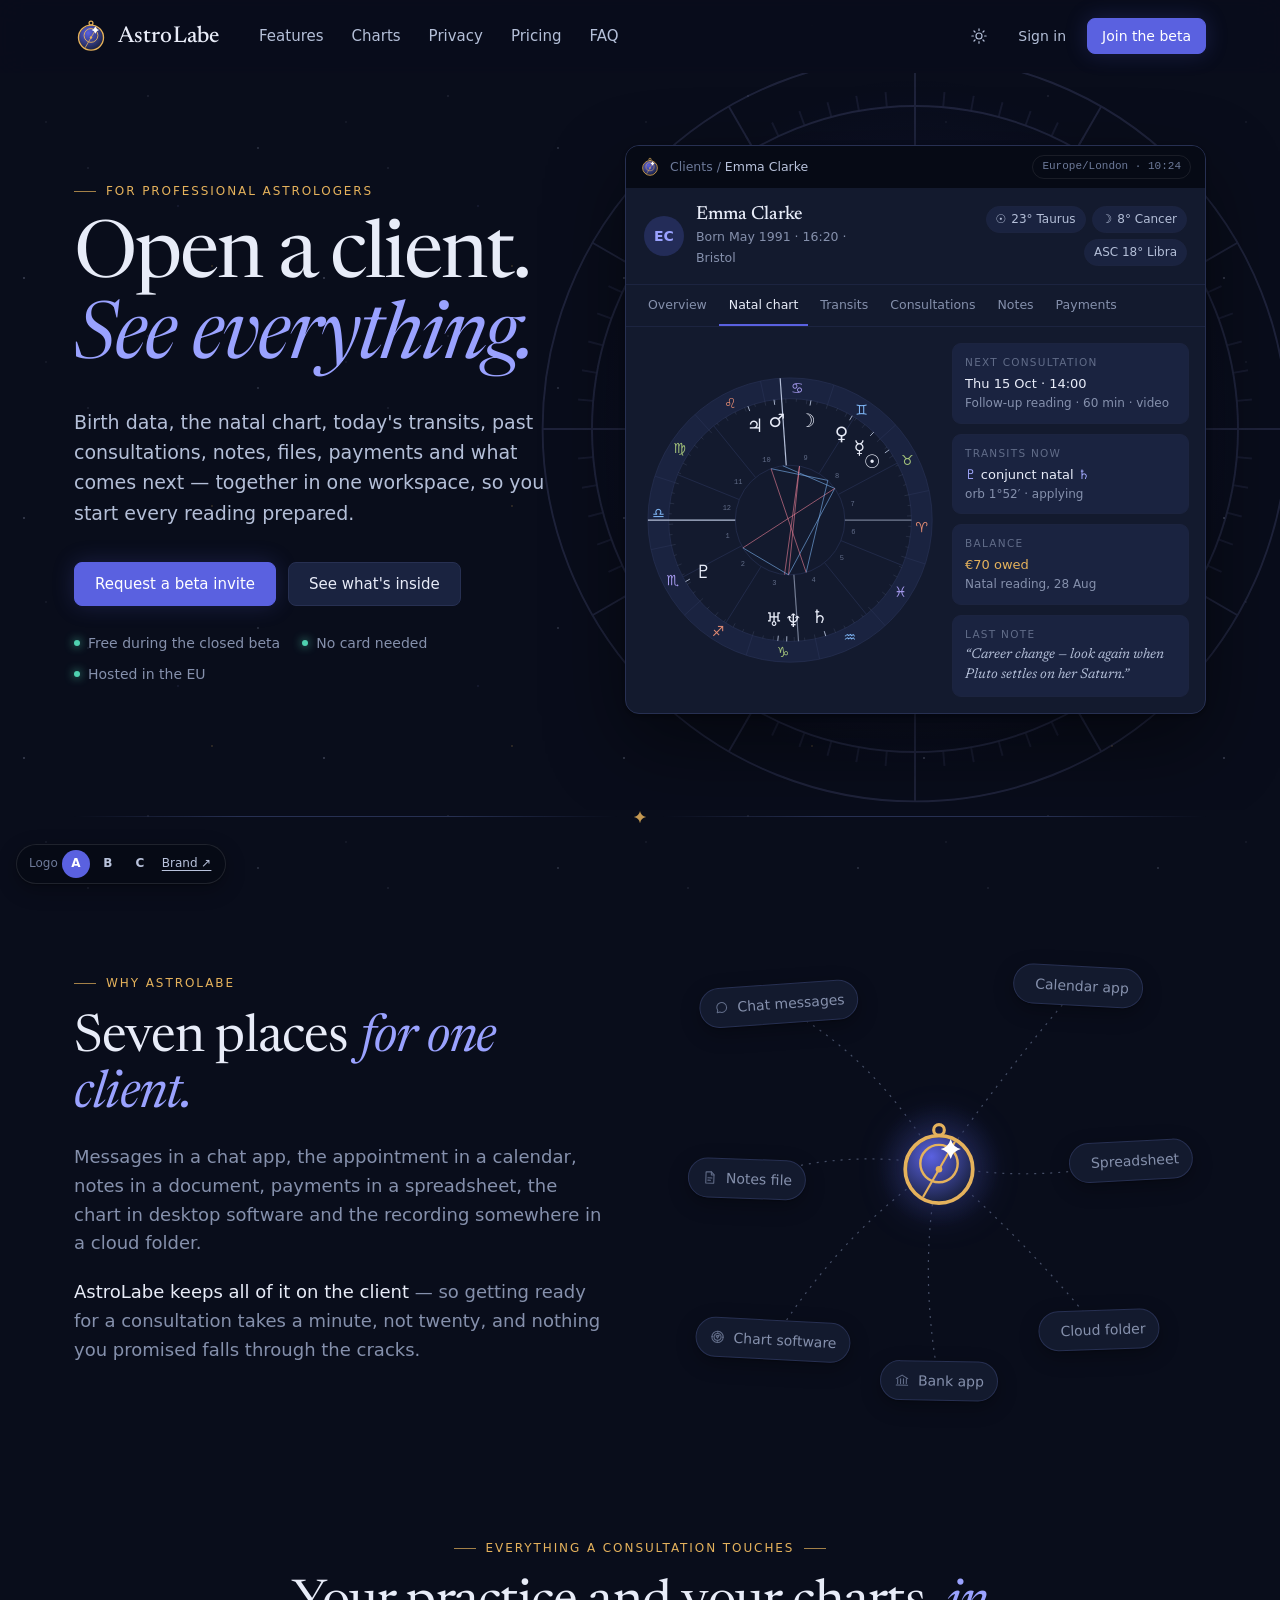
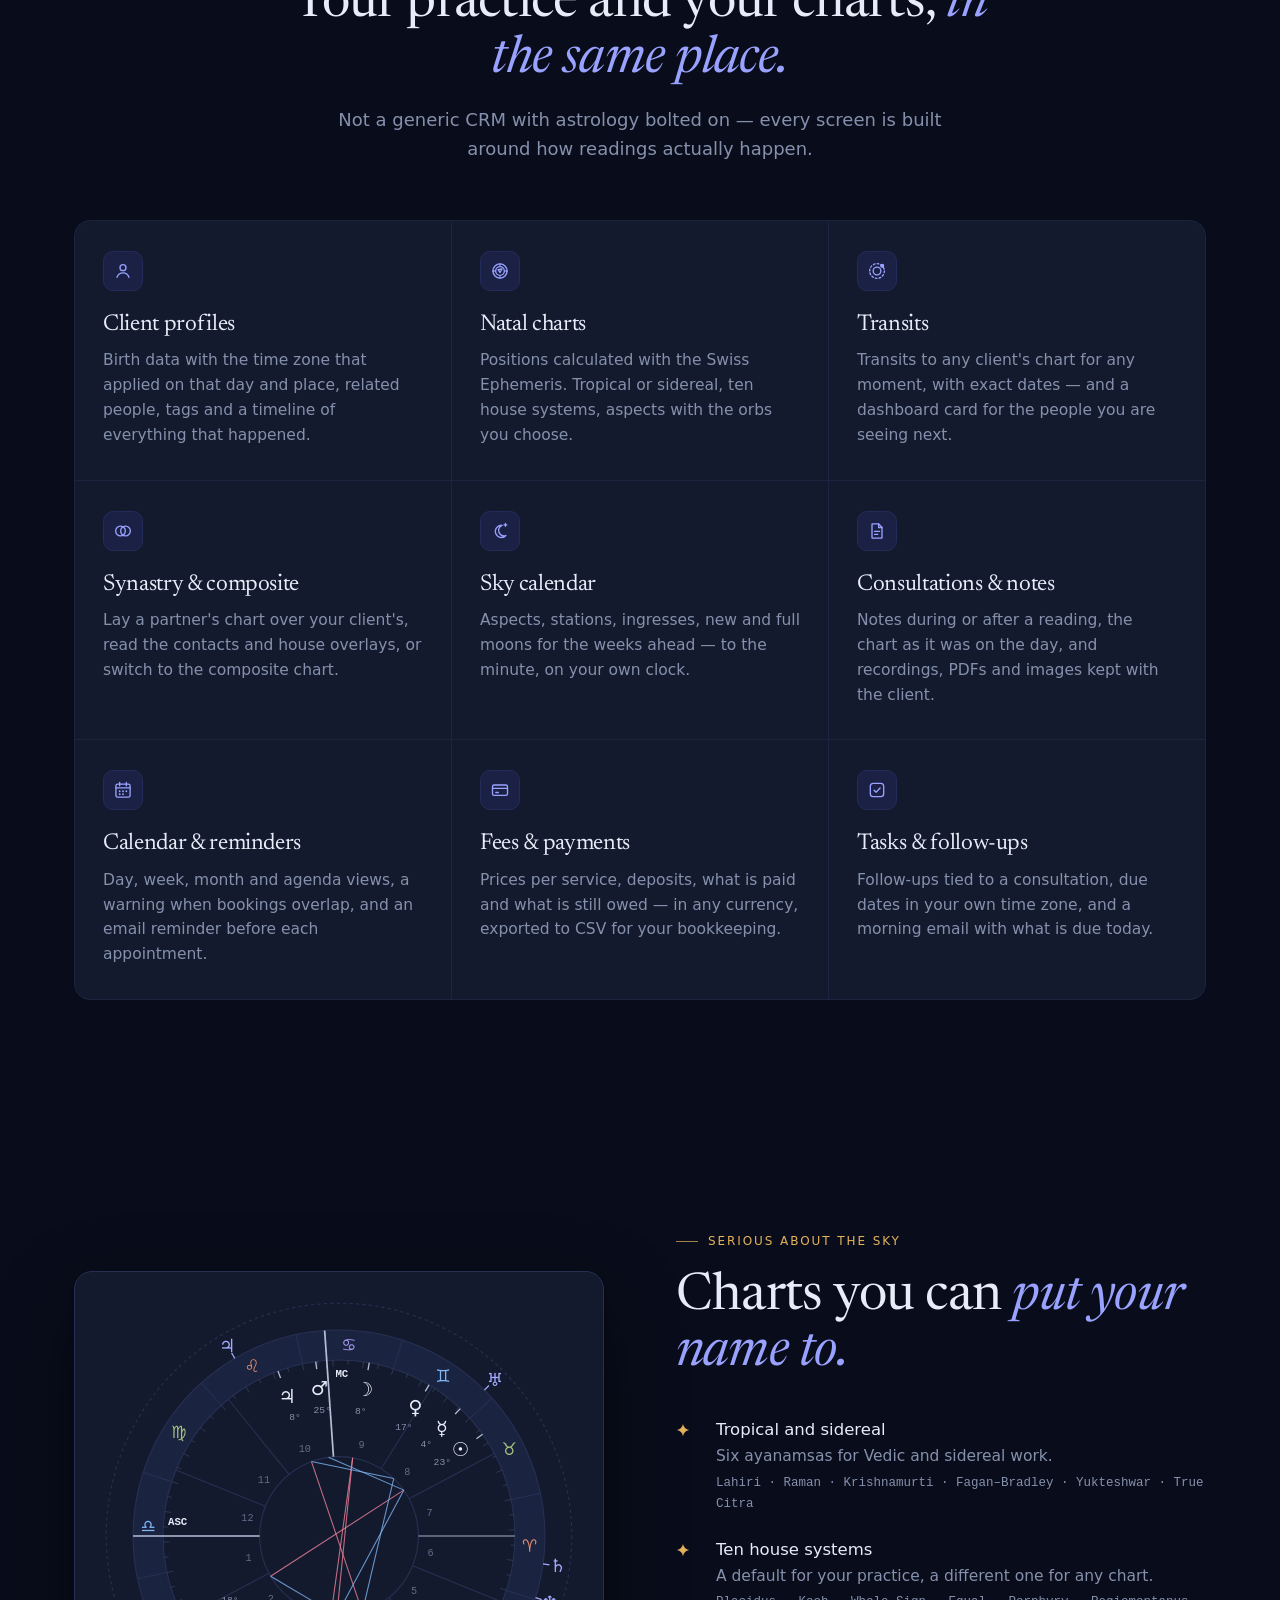
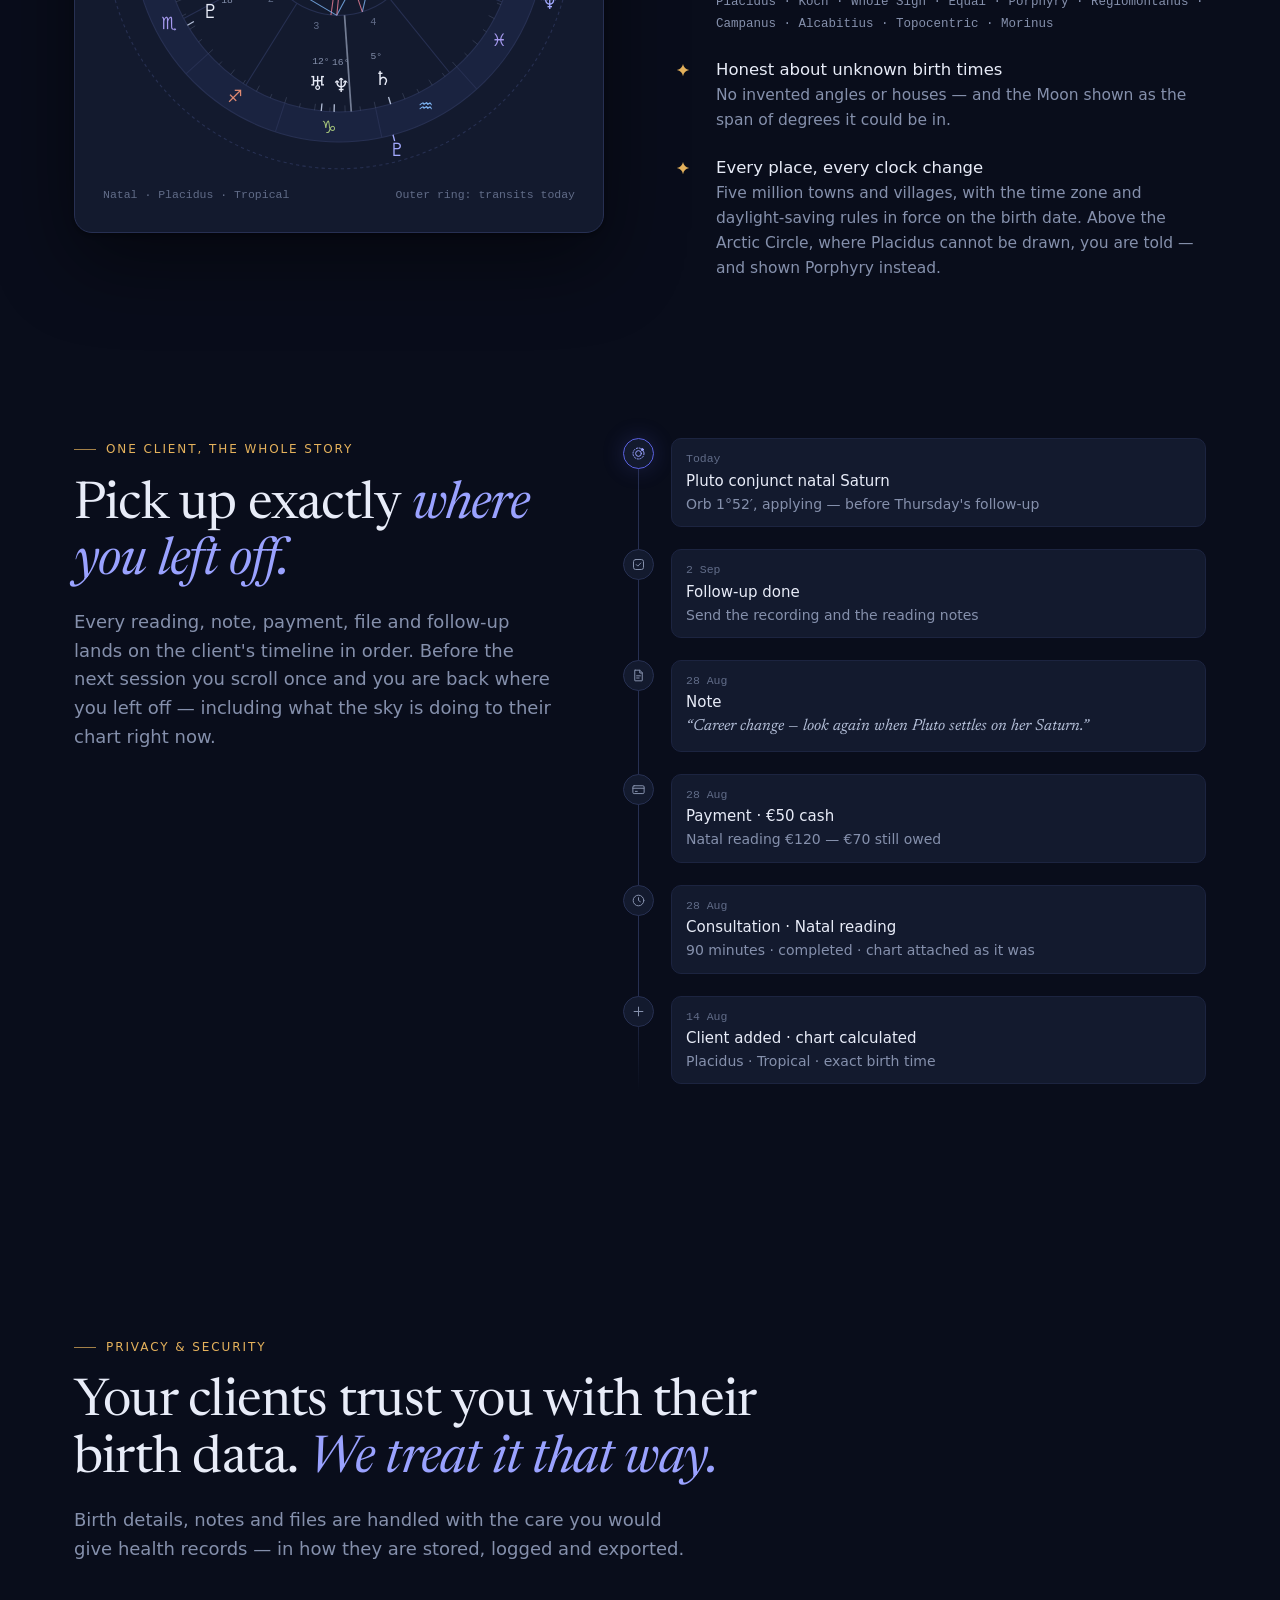
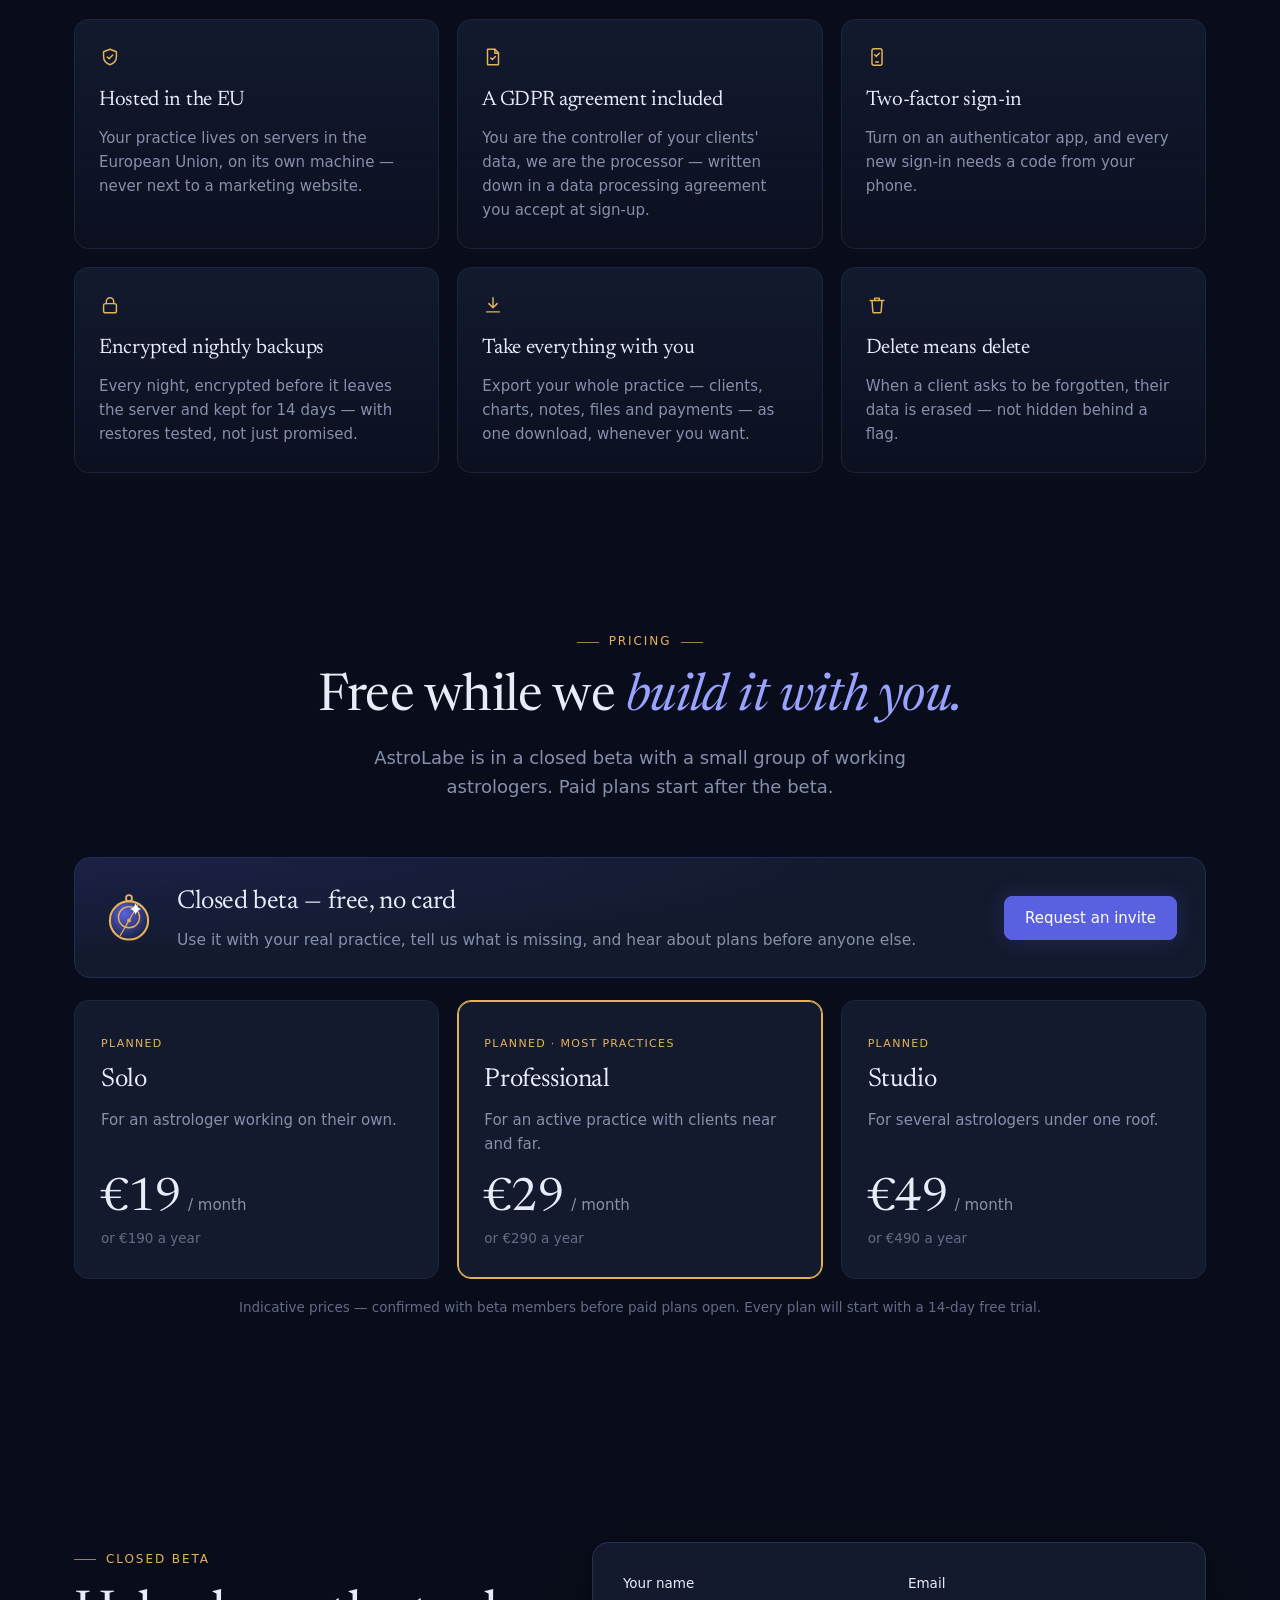
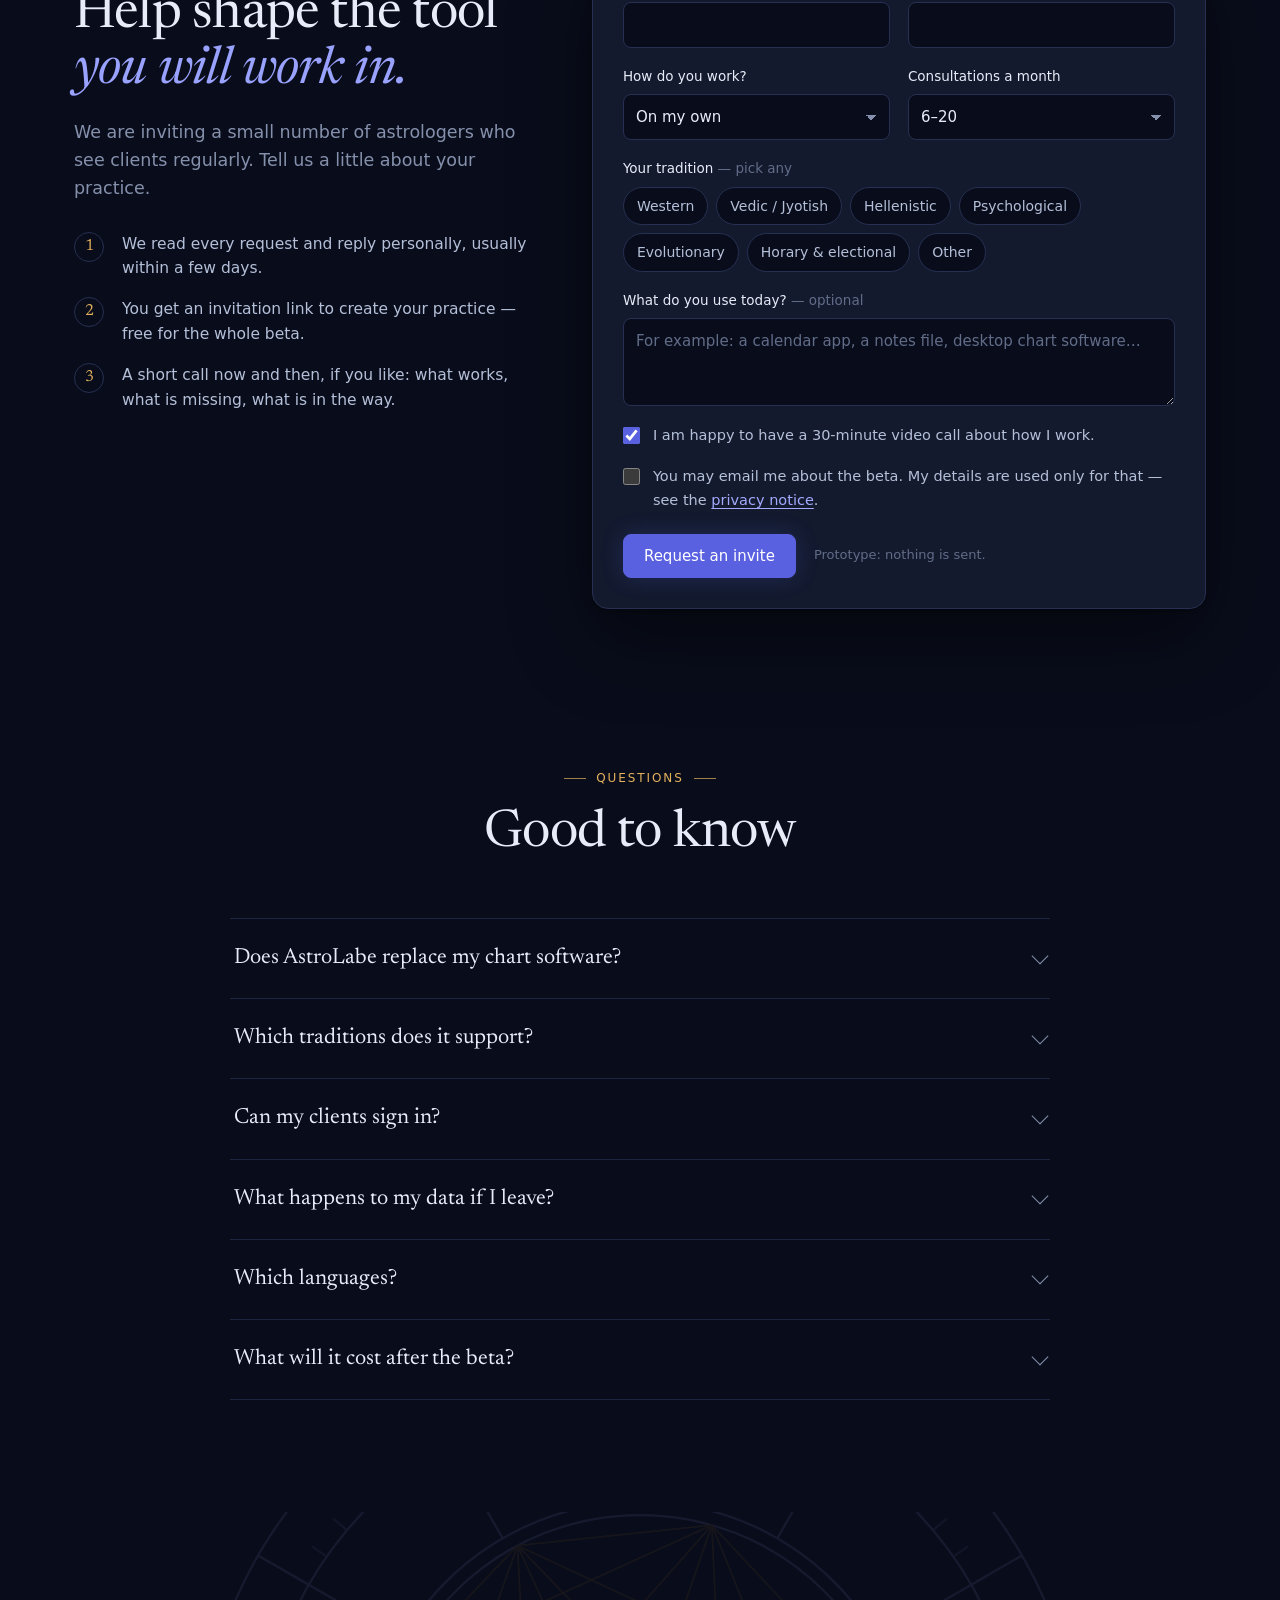
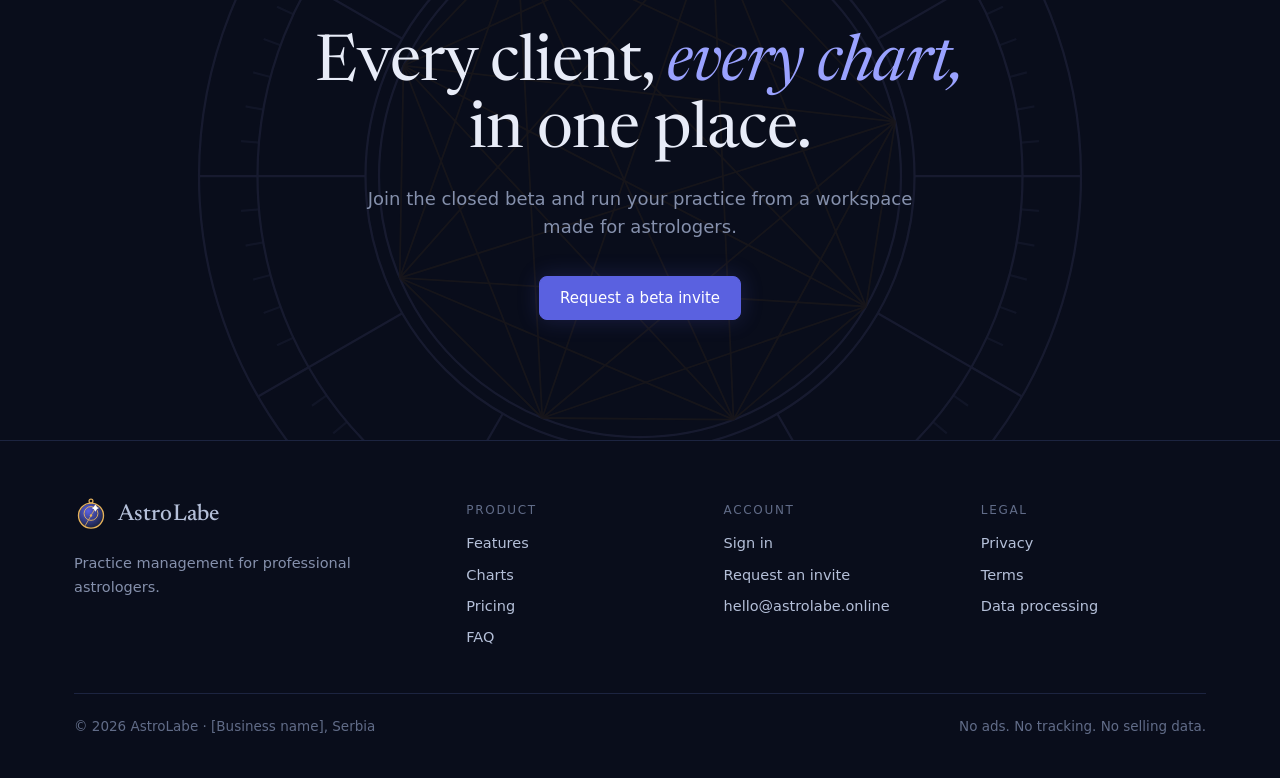
<file: prototype/index.html>
<!doctype html>
<html lang="en">
    <head>
        <meta charset="utf-8" />
        <meta name="viewport" content="width=device-width, initial-scale=1" />
        <title>AstroLabe — practice management for professional astrologers</title>
        <meta
            name="description"
            content="Clients, birth data, natal charts, transits, consultations, notes, appointments and payments in one workspace built for professional astrologers."
        />
        <meta property="og:title" content="AstroLabe — open a client, see everything" />
        <meta
            property="og:description"
            content="The practice workspace for professional astrologers. Closed beta — request an invite."
        />
        <meta name="theme-color" content="#090d1b" />
        <link rel="icon" href="assets/logo/favicon.svg" type="image/svg+xml" />
        <link rel="preconnect" href="https://fonts.bunny.net" />
        <link
            rel="stylesheet"
            href="https://fonts.bunny.net/css?family=ibm-plex-mono:400,500|inter-tight:400,500,600|newsreader:400,400i,500,500i&display=swap"
        />
        <link rel="stylesheet" href="assets/css/site.css" />
        <script>
            // Same theme memory as the app, before first paint.
            try {
                if (localStorage.getItem('astrolabe.site.theme') === 'day') {
                    document.documentElement.dataset.theme = 'day';
                }
            } catch (e) {}
        </script>
    </head>
    <body>
        <!-- logo-sprite:start -->
        <svg class="sprite" aria-hidden="true" focusable="false"><symbol id="mark-a" viewBox="0 0 64 64"><defs><radialGradient id="sky-sprite-a" cx=".38" cy=".3" r=".8"><stop offset="0" stop-color="var(--logo-sky-1)"/><stop offset="1" stop-color="var(--logo-sky-2)"/></radialGradient></defs><circle cx="32" cy="7.6" r="3.7" fill="none" stroke="var(--logo-limb)" stroke-width="2.2"/><circle cx="32" cy="35" r="22.2" fill="url(#sky-sprite-a)"/><circle cx="32" cy="35" r="23.5" fill="none" stroke="var(--logo-limb)" stroke-width="2.6"/><circle cx="32" cy="31" r="13" fill="none" stroke="var(--logo-brass)" stroke-width="1.7"/><path d="M43.1 15.77L20.9 54.23" stroke="var(--logo-brass)" stroke-width="1.5"/><circle cx="32" cy="35" r="2.3" fill="var(--logo-brass)"/><path d="M40.15 13.88Q41.6 19.43 47.15 20.88Q41.6 22.33 40.15 27.88Q38.7 22.33 33.15 20.88Q38.7 19.43 40.15 13.88Z" fill="var(--logo-star-sky)"/></symbol><symbol id="mark-b" viewBox="0 0 64 64"><circle cx="32" cy="7.6" r="3.7" fill="none" stroke="var(--logo-limb)" stroke-width="2.2"/><circle cx="32" cy="35" r="23.5" fill="none" stroke="var(--logo-limb)" stroke-width="2.6"/><path d="M11.42 43.32A35.84 35.84 0 0 1 52.58 43.32" fill="none" stroke="var(--logo-line)" stroke-width="2.2"/><path d="M16.03 50.42A30.59 30.59 0 0 1 47.97 50.42" fill="none" stroke="var(--logo-line)" stroke-width="1.3" opacity=".55"/><path d="M32 15.5Q33.9 23.1 41.5 25Q33.9 26.9 32 34.5Q30.1 26.9 22.5 25Q30.1 23.1 32 15.5Z" fill="var(--logo-star)"/><circle cx="44.5" cy="29.5" r="1.6" fill="var(--logo-limb)"/></symbol><symbol id="mark-c" viewBox="0 0 64 64"><path d="M30.9 13L33.5 13L17.6 56.6L15 56.6ZM30.6 13L37 13L50.6 56.6L44.1 56.6ZM11.4 56.4H21.4V58.6H11.4ZM40.4 56.4H54.4V58.6H40.4Z" fill="var(--logo-ink)"/><path d="M8 45.5A44.64 44.64 0 0 1 56 45.5" fill="none" stroke="var(--logo-limb)" stroke-width="2.3" stroke-linecap="round"/><path d="M33.2 1.5Q35 8.7 42.2 10.5Q35 12.3 33.2 19.5Q31.4 12.3 24.2 10.5Q31.4 8.7 33.2 1.5Z" fill="var(--logo-line)"/></symbol></svg>
        <!-- logo-sprite:end -->

        <svg class="sprite" aria-hidden="true" focusable="false">
            <symbol id="i-user" viewBox="0 0 24 24" fill="none" stroke="currentColor" stroke-width="1.6" stroke-linecap="round" stroke-linejoin="round"><circle cx="12" cy="8" r="3.6" /><path d="M4.8 19.5c1.2-3.4 4-5.2 7.2-5.2s6 1.8 7.2 5.2" /></symbol>
            <symbol id="i-chart" viewBox="0 0 24 24" fill="none" stroke="currentColor" stroke-width="1.6" stroke-linecap="round" stroke-linejoin="round"><circle cx="12" cy="12" r="8.5" /><circle cx="12" cy="12" r="5.2" /><path d="M12 3.5v1.7M20.5 12h-1.7M12 20.5v-1.7M3.5 12h1.7" /><path d="M9.6 10.4l4.8-.8-2.4 4.2z" /></symbol>
            <symbol id="i-transit" viewBox="0 0 24 24" fill="none" stroke="currentColor" stroke-width="1.6" stroke-linecap="round" stroke-linejoin="round"><circle cx="12" cy="12" r="4.6" /><circle cx="12" cy="12" r="8.8" stroke-dasharray="2 2.6" /><circle cx="18.2" cy="5.8" r="1.7" fill="currentColor" /></symbol>
            <symbol id="i-synastry" viewBox="0 0 24 24" fill="none" stroke="currentColor" stroke-width="1.6" stroke-linecap="round" stroke-linejoin="round"><circle cx="9" cy="12" r="5.8" /><circle cx="15" cy="12" r="5.8" /></symbol>
            <symbol id="i-sky" viewBox="0 0 24 24" fill="none" stroke="currentColor" stroke-width="1.6" stroke-linecap="round" stroke-linejoin="round"><path d="M14.5 5.2a7.3 7.3 0 1 0 4.6 12.2 6 6 0 0 1-4.6-12.2z" /><path d="M18.5 3v3.4M16.8 4.7h3.4" /></symbol>
            <symbol id="i-notes" viewBox="0 0 24 24" fill="none" stroke="currentColor" stroke-width="1.6" stroke-linecap="round" stroke-linejoin="round"><path d="M6.5 3.5h7.5l4 4v12.5a.5.5 0 0 1-.5.5h-11a.5.5 0 0 1-.5-.5V4a.5.5 0 0 1 .5-.5z" /><path d="M14 3.5V8h4M9 12.5h6M9 16h4" /></symbol>
            <symbol id="i-calendar" viewBox="0 0 24 24" fill="none" stroke="currentColor" stroke-width="1.6" stroke-linecap="round" stroke-linejoin="round"><rect x="3.5" y="5" width="17" height="15.5" rx="2" /><path d="M3.5 9.5h17M8 3v4M16 3v4" /><path d="M8 13.5h.01M12 13.5h.01M16 13.5h.01M8 17h.01M12 17h.01" stroke-width="2.2" /></symbol>
            <symbol id="i-payment" viewBox="0 0 24 24" fill="none" stroke="currentColor" stroke-width="1.6" stroke-linecap="round" stroke-linejoin="round"><rect x="3" y="6" width="18" height="12.5" rx="2" /><path d="M3 10h18M7 15h3" /></symbol>
            <symbol id="i-task" viewBox="0 0 24 24" fill="none" stroke="currentColor" stroke-width="1.6" stroke-linecap="round" stroke-linejoin="round"><rect x="4" y="4" width="16" height="16" rx="3.5" /><path d="M8.5 12.2l2.4 2.4 4.8-5" /></symbol>
            <symbol id="i-chat" viewBox="0 0 24 24" fill="none" stroke="currentColor" stroke-width="1.6" stroke-linecap="round" stroke-linejoin="round"><path d="M5.2 18.8l1-3.3a7.4 7.4 0 1 1 2.9 2.6z" /></symbol>
            <symbol id="i-folder" viewBox="0 0 24 24" fill="none" stroke="currentColor" stroke-width="1.6" stroke-linecap="round" stroke-linejoin="round"><path d="M3.5 7a1.5 1.5 0 0 1 1.5-1.5h4l2 2h8a1.5 1.5 0 0 1 1.5 1.5v8.5A1.5 1.5 0 0 1 19 19H5a1.5 1.5 0 0 1-1.5-1.5z" /></symbol>
            <symbol id="i-sheet" viewBox="0 0 24 24" fill="none" stroke="currentColor" stroke-width="1.6" stroke-linecap="round" stroke-linejoin="round"><rect x="4" y="4" width="16" height="16" rx="2" /><path d="M4 9.5h16M4 14.5h16M10 4v16" /></symbol>
            <symbol id="i-bank" viewBox="0 0 24 24" fill="none" stroke="currentColor" stroke-width="1.6" stroke-linecap="round" stroke-linejoin="round"><path d="M3.5 9.5L12 4.5l8.5 5M5.5 10v7M9.8 10v7M14.2 10v7M18.5 10v7M3.5 19.5h17" /></symbol>
            <symbol id="i-shield" viewBox="0 0 24 24" fill="none" stroke="currentColor" stroke-width="1.6" stroke-linecap="round" stroke-linejoin="round"><path d="M12 3.5l7 2.8v5.2c0 4.3-2.9 7.6-7 9-4.1-1.4-7-4.7-7-9V6.3z" /><path d="M9 12l2 2 4-4.2" /></symbol>
            <symbol id="i-lock" viewBox="0 0 24 24" fill="none" stroke="currentColor" stroke-width="1.6" stroke-linecap="round" stroke-linejoin="round"><rect x="5" y="10.5" width="14" height="10" rx="2" /><path d="M8 10.5V8a4 4 0 0 1 8 0v2.5" /></symbol>
            <symbol id="i-phone" viewBox="0 0 24 24" fill="none" stroke="currentColor" stroke-width="1.6" stroke-linecap="round" stroke-linejoin="round"><rect x="6.5" y="3" width="11" height="18" rx="2.2" /><path d="M10.5 17.5h3M9.5 9.5l1.8 1.8 3.3-3.4" /></symbol>
            <symbol id="i-download" viewBox="0 0 24 24" fill="none" stroke="currentColor" stroke-width="1.6" stroke-linecap="round" stroke-linejoin="round"><path d="M12 4v11M7.5 10.5L12 15l4.5-4.5M5 19.5h14" /></symbol>
            <symbol id="i-trash" viewBox="0 0 24 24" fill="none" stroke="currentColor" stroke-width="1.6" stroke-linecap="round" stroke-linejoin="round"><path d="M4.5 7h15M9.5 7V4.5h5V7M6.5 7l1 12.5a1 1 0 0 0 1 .9h7a1 1 0 0 0 1-.9l1-12.5" /></symbol>
            <symbol id="i-doc" viewBox="0 0 24 24" fill="none" stroke="currentColor" stroke-width="1.6" stroke-linecap="round" stroke-linejoin="round"><path d="M6.5 3.5h7.5l4 4v12.5a.5.5 0 0 1-.5.5h-11a.5.5 0 0 1-.5-.5V4a.5.5 0 0 1 .5-.5z" /><path d="M14 3.5V8h4M9.5 13l1.8 1.8 3.4-3.4" /></symbol>
            <symbol id="i-clock" viewBox="0 0 24 24" fill="none" stroke="currentColor" stroke-width="1.6" stroke-linecap="round" stroke-linejoin="round"><circle cx="12" cy="12" r="8.5" /><path d="M12 7.5V12l3 2" /></symbol>
            <symbol id="i-plus" viewBox="0 0 24 24" fill="none" stroke="currentColor" stroke-width="1.6" stroke-linecap="round" stroke-linejoin="round"><path d="M12 5v14M5 12h14" /></symbol>
            <symbol id="i-sun" viewBox="0 0 24 24" fill="none" stroke="currentColor" stroke-width="1.6" stroke-linecap="round" stroke-linejoin="round"><circle cx="12" cy="12" r="4" /><path d="M12 2.5v2M12 19.5v2M2.5 12h2M19.5 12h2M5.3 5.3l1.4 1.4M17.3 17.3l1.4 1.4M5.3 18.7l1.4-1.4M17.3 6.7l1.4-1.4" /></symbol>
            <symbol id="i-moon" viewBox="0 0 24 24" fill="none" stroke="currentColor" stroke-width="1.6" stroke-linecap="round" stroke-linejoin="round"><path d="M19.5 14.5A8 8 0 0 1 9.5 4.5a8 8 0 1 0 10 10z" /></symbol>
            <symbol id="i-menu" viewBox="0 0 24 24" fill="none" stroke="currentColor" stroke-width="1.6" stroke-linecap="round" stroke-linejoin="round"><path d="M4 7h16M4 12h16M4 17h16" /></symbol>
            <symbol id="i-sparkle" viewBox="0 0 24 24"><path d="M12 1.5Q13.7 10.3 22.5 12Q13.7 13.7 12 22.5Q10.3 13.7 1.5 12Q10.3 10.3 12 1.5Z" fill="currentColor" /></symbol>
        </svg>

        <header class="site-header" id="top">
            <div class="wrap">
                <a class="lockup" href="#top" aria-label="AstroLabe home">
                    <svg class="mark" aria-hidden="true"><use class="logo-use" href="#mark-a" /></svg>
                    <span class="word">AstroLabe</span>
                </a>
                <nav class="site-nav" id="site-nav" aria-label="Main">
                    <a href="#features">Features</a>
                    <a href="#charts">Charts</a>
                    <a href="#privacy">Privacy</a>
                    <a href="#pricing">Pricing</a>
                    <a href="#faq">FAQ</a>
                </nav>
                <div class="header-actions">
                    <button type="button" class="icon-btn" data-theme-toggle aria-label="Switch between night and day">
                        <svg class="theme-night-icon" aria-hidden="true"><use href="#i-sun" /></svg>
                        <svg class="theme-day-icon" aria-hidden="true"><use href="#i-moon" /></svg>
                    </button>
                    <a class="btn btn-ghost btn-sm signin" href="https://app.astrolabe.online">Sign in</a>
                    <a class="btn btn-primary btn-sm" href="#beta">Join the beta</a>
                    <button
                        type="button"
                        class="icon-btn menu-btn"
                        aria-label="Open menu"
                        aria-controls="site-nav"
                        aria-expanded="false"
                        data-menu
                    >
                        <svg aria-hidden="true"><use href="#i-menu" /></svg>
                    </button>
                </div>
            </div>
        </header>

        <main>
            <!-- ============ HERO ============ -->
            <section class="hero">
                <div class="wrap">
                    <div class="copy">
                        <div class="eyebrow">For professional astrologers</div>
                        <h1>Open a client. <em>See everything.</em></h1>
                        <p class="lede">
                            Birth data, the natal chart, today's transits, past consultations, notes, files, payments and
                            what comes next — together in one workspace, so you start every reading prepared.
                        </p>
                        <div class="hero-cta">
                            <a class="btn btn-primary" href="#beta">Request a beta invite</a>
                            <a class="btn" href="#features">See what's inside</a>
                        </div>
                        <ul class="hero-notes">
                            <li>Free during the closed beta</li>
                            <li>No card needed</li>
                            <li>Hosted in the EU</li>
                        </ul>
                    </div>

                    <div class="hero-visual">
                        <svg class="wheel-art" viewBox="0 0 400 400" aria-hidden="true" data-wheel-art></svg>
                        <figure class="mock" aria-label="AstroLabe client profile, with the natal chart and what is coming up" style="margin: 0">
                            <div class="mock-bar">
                                <svg class="mark" aria-hidden="true"><use class="logo-use" href="#mark-a" /></svg>
                                <span class="crumb">Clients / <b>Emma Clarke</b></span>
                                <span class="tz">Europe/London · 10:24</span>
                            </div>
                            <div class="mock-head">
                                <div class="avatar" aria-hidden="true">EC</div>
                                <div class="who">
                                    <b>Emma Clarke</b>
                                    <span>Born May 1991 · 16:20 · Bristol</span>
                                </div>
                                <div class="chips">
                                    <span class="chip"><span class="glyph">☉&#xFE0E;</span> 23° Taurus</span>
                                    <span class="chip"><span class="glyph">☽&#xFE0E;</span> 8° Cancer</span>
                                    <span class="chip">ASC 18° Libra</span>
                                </div>
                            </div>
                            <div class="mock-tabs" aria-hidden="true">
                                <span>Overview</span><span class="on">Natal chart</span><span>Transits</span><span>Consultations</span
                                ><span>Notes</span><span>Payments</span>
                            </div>
                            <div class="mock-body">
                                <div class="mock-wheel">
                                    <svg class="wheel" id="hero-wheel" viewBox="0 0 400 400" role="img" aria-label="Natal chart wheel"></svg>
                                </div>
                                <div class="mock-side">
                                    <div class="mini">
                                        <div class="k">Next consultation</div>
                                        <div class="v">Thu 15 Oct · 14:00</div>
                                        <div class="s">Follow-up reading · 60 min · video</div>
                                    </div>
                                    <div class="mini">
                                        <div class="k">Transits now</div>
                                        <div class="v"><span class="glyph">♇&#xFE0E;</span> conjunct natal <span class="glyph">♄&#xFE0E;</span></div>
                                        <div class="s">orb 1°52′ · applying</div>
                                    </div>
                                    <div class="mini">
                                        <div class="k">Balance</div>
                                        <div class="v owed">€70 owed</div>
                                        <div class="s">Natal reading, 28 Aug</div>
                                    </div>
                                    <div class="mini">
                                        <div class="k">Last note</div>
                                        <div class="v note">“Career change — look again when Pluto settles on her Saturn.”</div>
                                    </div>
                                </div>
                            </div>
                        </figure>
                    </div>
                </div>
            </section>

            <div class="wrap divider" aria-hidden="true"><svg><use href="#i-sparkle" /></svg></div>

            <!-- ============ PROBLEM ============ -->
            <section class="section">
                <div class="wrap scatter-grid">
                    <div class="copy">
                        <div class="eyebrow">Why AstroLabe</div>
                        <h2>Seven places <em>for one client.</em></h2>
                        <p>
                            Messages in a chat app, the appointment in a calendar, notes in a document, payments in a
                            spreadsheet, the chart in desktop software and the recording somewhere in a cloud folder.
                        </p>
                        <p>
                            <strong>AstroLabe keeps all of it on the client</strong> — so getting ready for a consultation
                            takes a minute, not twenty, and nothing you promised falls through the cracks.
                        </p>
                    </div>
                    <div class="scatter" aria-hidden="true">
                        <svg class="links" viewBox="0 0 100 100" preserveAspectRatio="none">
                            <path d="M20 15 Q38 26 50 50" />
                            <path d="M76 11 Q62 30 50 50" />
                            <path d="M14 53 Q32 46 50 50" />
                            <path d="M86 49 Q68 54 50 50" />
                            <path d="M19 88 Q32 64 50 50" />
                            <path d="M80 86 Q66 66 50 50" />
                            <path d="M50 97 Q46 72 50 50" />
                        </svg>
                        <span class="tool" style="left: 20%; top: 15%; --tilt: -4deg"><svg><use href="#i-chat" /></svg>Chat messages</span>
                        <span class="tool" style="left: 76%; top: 11%; --tilt: 3deg"><svg><use href="#i-calendar" /></svg>Calendar app</span>
                        <span class="tool" style="left: 14%; top: 53%; --tilt: 2deg"><svg><use href="#i-notes" /></svg>Notes file</span>
                        <span class="tool" style="left: 86%; top: 49%; --tilt: -3deg"><svg><use href="#i-sheet" /></svg>Spreadsheet</span>
                        <span class="tool" style="left: 19%; top: 88%; --tilt: 3deg"><svg><use href="#i-chart" /></svg>Chart software</span>
                        <span class="tool" style="left: 80%; top: 86%; --tilt: -2deg"><svg><use href="#i-folder" /></svg>Cloud folder</span>
                        <span class="tool" style="left: 50%; top: 97%; --tilt: 1deg"><svg><use href="#i-bank" /></svg>Bank app</span>
                        <div class="hub"><svg class="mark"><use class="logo-use" href="#mark-a" /></svg></div>
                    </div>
                </div>
            </section>

            <!-- ============ FEATURES ============ -->
            <section class="section" id="features" style="padding-top: 24px">
                <div class="wrap">
                    <div class="section-head center">
                        <div class="eyebrow">Everything a consultation touches</div>
                        <h2>Your practice and your charts, <em>in the same place.</em></h2>
                        <p>Not a generic CRM with astrology bolted on — every screen is built around how readings actually happen.</p>
                    </div>
                    <div class="features">
                        <article class="feature">
                            <div class="ico"><svg><use href="#i-user" /></svg></div>
                            <h3>Client profiles</h3>
                            <p>Birth data with the time zone that applied on that day and place, related people, tags and a timeline of everything that happened.</p>
                        </article>
                        <article class="feature">
                            <div class="ico"><svg><use href="#i-chart" /></svg></div>
                            <h3>Natal charts</h3>
                            <p>Positions calculated with the Swiss Ephemeris. Tropical or sidereal, ten house systems, aspects with the orbs you choose.</p>
                        </article>
                        <article class="feature">
                            <div class="ico"><svg><use href="#i-transit" /></svg></div>
                            <h3>Transits</h3>
                            <p>Transits to any client's chart for any moment, with exact dates — and a dashboard card for the people you are seeing next.</p>
                        </article>
                        <article class="feature">
                            <div class="ico"><svg><use href="#i-synastry" /></svg></div>
                            <h3>Synastry &amp; composite</h3>
                            <p>Lay a partner's chart over your client's, read the contacts and house overlays, or switch to the composite chart.</p>
                        </article>
                        <article class="feature">
                            <div class="ico"><svg><use href="#i-sky" /></svg></div>
                            <h3>Sky calendar</h3>
                            <p>Aspects, stations, ingresses, new and full moons for the weeks ahead — to the minute, on your own clock.</p>
                        </article>
                        <article class="feature">
                            <div class="ico"><svg><use href="#i-notes" /></svg></div>
                            <h3>Consultations &amp; notes</h3>
                            <p>Notes during or after a reading, the chart as it was on the day, and recordings, PDFs and images kept with the client.</p>
                        </article>
                        <article class="feature">
                            <div class="ico"><svg><use href="#i-calendar" /></svg></div>
                            <h3>Calendar &amp; reminders</h3>
                            <p>Day, week, month and agenda views, a warning when bookings overlap, and an email reminder before each appointment.</p>
                        </article>
                        <article class="feature">
                            <div class="ico"><svg><use href="#i-payment" /></svg></div>
                            <h3>Fees &amp; payments</h3>
                            <p>Prices per service, deposits, what is paid and what is still owed — in any currency, exported to CSV for your bookkeeping.</p>
                        </article>
                        <article class="feature">
                            <div class="ico"><svg><use href="#i-task" /></svg></div>
                            <h3>Tasks &amp; follow-ups</h3>
                            <p>Follow-ups tied to a consultation, due dates in your own time zone, and a morning email with what is due today.</p>
                        </article>
                    </div>
                </div>
            </section>

            <!-- ============ CHARTS ============ -->
            <section class="section" id="charts">
                <div class="wrap spotlight">
                    <div class="spot-visual">
                        <svg class="wheel" id="spot-wheel" viewBox="0 0 440 440" role="img" aria-label="Natal chart with today's transits on the outer ring"></svg>
                        <div class="caption"><span>Natal · Placidus · Tropical</span><span>Outer ring: transits today</span></div>
                    </div>
                    <div class="copy">
                        <div class="eyebrow">Serious about the sky</div>
                        <h2 style="font-size: clamp(34px, 4.4vw, 52px); line-height: 1.08">
                            Charts you can <em>put your name to.</em>
                        </h2>
                        <ul class="facts">
                            <li>
                                <svg class="star" aria-hidden="true"><use href="#i-sparkle" /></svg>
                                <div>
                                    <b>Tropical and sidereal</b>
                                    <span>Six ayanamsas for Vedic and sidereal work.</span>
                                    <div class="list">Lahiri · Raman · Krishnamurti · Fagan–Bradley · Yukteshwar · True Citra</div>
                                </div>
                            </li>
                            <li>
                                <svg class="star" aria-hidden="true"><use href="#i-sparkle" /></svg>
                                <div>
                                    <b>Ten house systems</b>
                                    <span>A default for your practice, a different one for any chart.</span>
                                    <div class="list">Placidus · Koch · Whole Sign · Equal · Porphyry · Regiomontanus · Campanus · Alcabitius · Topocentric · Morinus</div>
                                </div>
                            </li>
                            <li>
                                <svg class="star" aria-hidden="true"><use href="#i-sparkle" /></svg>
                                <div>
                                    <b>Honest about unknown birth times</b>
                                    <span>No invented angles or houses — and the Moon shown as the span of degrees it could be in.</span>
                                </div>
                            </li>
                            <li>
                                <svg class="star" aria-hidden="true"><use href="#i-sparkle" /></svg>
                                <div>
                                    <b>Every place, every clock change</b>
                                    <span>Five million towns and villages, with the time zone and daylight-saving rules in force on the birth date. Above the Arctic Circle, where Placidus cannot be drawn, you are told — and shown Porphyry instead.</span>
                                </div>
                            </li>
                        </ul>
                    </div>
                </div>
            </section>

            <!-- ============ STORY / TIMELINE ============ -->
            <section class="section" style="padding-top: 40px">
                <div class="wrap story">
                    <div class="copy">
                        <div class="eyebrow">One client, the whole story</div>
                        <h2 style="font-size: clamp(34px, 4.4vw, 52px); line-height: 1.08">
                            Pick up exactly <em>where you left off.</em>
                        </h2>
                        <p style="margin-top: 18px; font-size: 18px; color: var(--ink-3)">
                            Every reading, note, payment, file and follow-up lands on the client's timeline in order. Before
                            the next session you scroll once and you are back where you left off — including what the sky is
                            doing to their chart right now.
                        </p>
                    </div>
                    <ol class="timeline">
                        <li class="t-now">
                            <span class="dot"><svg><use href="#i-transit" /></svg></span>
                            <div class="card-t">
                                <div class="when">Today</div>
                                <div class="what">Pluto conjunct natal Saturn</div>
                                <div class="more">Orb 1°52′, applying — before Thursday's follow-up</div>
                            </div>
                        </li>
                        <li>
                            <span class="dot"><svg><use href="#i-task" /></svg></span>
                            <div class="card-t">
                                <div class="when">2 Sep</div>
                                <div class="what">Follow-up done</div>
                                <div class="more">Send the recording and the reading notes</div>
                            </div>
                        </li>
                        <li>
                            <span class="dot"><svg><use href="#i-notes" /></svg></span>
                            <div class="card-t">
                                <div class="when">28 Aug</div>
                                <div class="what">Note</div>
                                <div class="more note">“Career change — look again when Pluto settles on her Saturn.”</div>
                            </div>
                        </li>
                        <li>
                            <span class="dot"><svg><use href="#i-payment" /></svg></span>
                            <div class="card-t">
                                <div class="when">28 Aug</div>
                                <div class="what">Payment · €50 cash</div>
                                <div class="more">Natal reading €120 — €70 still owed</div>
                            </div>
                        </li>
                        <li>
                            <span class="dot"><svg><use href="#i-clock" /></svg></span>
                            <div class="card-t">
                                <div class="when">28 Aug</div>
                                <div class="what">Consultation · Natal reading</div>
                                <div class="more">90 minutes · completed · chart attached as it was</div>
                            </div>
                        </li>
                        <li>
                            <span class="dot"><svg><use href="#i-plus" /></svg></span>
                            <div class="card-t">
                                <div class="when">14 Aug</div>
                                <div class="what">Client added · chart calculated</div>
                                <div class="more">Placidus · Tropical · exact birth time</div>
                            </div>
                        </li>
                    </ol>
                </div>
            </section>

            <!-- ============ PRIVACY ============ -->
            <section class="section" id="privacy">
                <div class="wrap">
                    <div class="section-head">
                        <div class="eyebrow">Privacy &amp; security</div>
                        <h2>Your clients trust you with their birth data. <em>We treat it that way.</em></h2>
                        <p>Birth details, notes and files are handled with the care you would give health records — in how they are stored, logged and exported.</p>
                    </div>
                    <div class="trust">
                        <div class="trust-item">
                            <svg aria-hidden="true"><use href="#i-shield" /></svg>
                            <h3>Hosted in the EU</h3>
                            <p>Your practice lives on servers in the European Union, on its own machine — never next to a marketing website.</p>
                        </div>
                        <div class="trust-item">
                            <svg aria-hidden="true"><use href="#i-doc" /></svg>
                            <h3>A GDPR agreement included</h3>
                            <p>You are the controller of your clients' data, we are the processor — written down in a data processing agreement you accept at sign-up.</p>
                        </div>
                        <div class="trust-item">
                            <svg aria-hidden="true"><use href="#i-phone" /></svg>
                            <h3>Two-factor sign-in</h3>
                            <p>Turn on an authenticator app, and every new sign-in needs a code from your phone.</p>
                        </div>
                        <div class="trust-item">
                            <svg aria-hidden="true"><use href="#i-lock" /></svg>
                            <h3>Encrypted nightly backups</h3>
                            <p>Every night, encrypted before it leaves the server and kept for 14 days — with restores tested, not just promised.</p>
                        </div>
                        <div class="trust-item">
                            <svg aria-hidden="true"><use href="#i-download" /></svg>
                            <h3>Take everything with you</h3>
                            <p>Export your whole practice — clients, charts, notes, files and payments — as one download, whenever you want.</p>
                        </div>
                        <div class="trust-item">
                            <svg aria-hidden="true"><use href="#i-trash" /></svg>
                            <h3>Delete means delete</h3>
                            <p>When a client asks to be forgotten, their data is erased — not hidden behind a flag.</p>
                        </div>
                    </div>
                </div>
            </section>

            <!-- ============ PRICING ============ -->
            <section class="section" id="pricing" style="padding-top: 40px">
                <div class="wrap">
                    <div class="section-head center">
                        <div class="eyebrow">Pricing</div>
                        <h2>Free while we <em>build it with you.</em></h2>
                        <p>AstroLabe is in a closed beta with a small group of working astrologers. Paid plans start after the beta.</p>
                    </div>
                    <div class="beta-banner">
                        <svg class="mark" aria-hidden="true"><use class="logo-use" href="#mark-a" /></svg>
                        <div>
                            <h3>Closed beta — free, no card</h3>
                            <p>Use it with your real practice, tell us what is missing, and hear about plans before anyone else.</p>
                        </div>
                        <a class="btn btn-primary" href="#beta">Request an invite</a>
                    </div>
                    <div class="plans">
                        <div class="plan">
                            <span class="tag">Planned</span>
                            <h3>Solo</h3>
                            <p class="for">For an astrologer working on their own.</p>
                            <div class="price"><b>€19</b><span>/ month</span></div>
                            <div class="yearly">or €190 a year</div>
                        </div>
                        <div class="plan featured">
                            <span class="tag">Planned · most practices</span>
                            <h3>Professional</h3>
                            <p class="for">For an active practice with clients near and far.</p>
                            <div class="price"><b>€29</b><span>/ month</span></div>
                            <div class="yearly">or €290 a year</div>
                        </div>
                        <div class="plan">
                            <span class="tag">Planned</span>
                            <h3>Studio</h3>
                            <p class="for">For several astrologers under one roof.</p>
                            <div class="price"><b>€49</b><span>/ month</span></div>
                            <div class="yearly">or €490 a year</div>
                        </div>
                    </div>
                    <p class="pricing-note">Indicative prices — confirmed with beta members before paid plans open. Every plan will start with a 14-day free trial.</p>
                </div>
            </section>

            <!-- ============ BETA FORM ============ -->
            <section class="section" id="beta">
                <div class="wrap beta">
                    <div class="copy">
                        <div class="eyebrow">Closed beta</div>
                        <h2>Help shape the tool <em>you will work in.</em></h2>
                        <p>We are inviting a small number of astrologers who see clients regularly. Tell us a little about your practice.</p>
                        <ol class="steps">
                            <li>We read every request and reply personally, usually within a few days.</li>
                            <li>You get an invitation link to create your practice — free for the whole beta.</li>
                            <li>A short call now and then, if you like: what works, what is missing, what is in the way.</li>
                        </ol>
                    </div>
                    <div class="form-card">
                        <form id="beta-form" novalidate>
                            <div class="form-grid">
                                <div class="field">
                                    <label for="f-name">Your name</label>
                                    <input class="input" id="f-name" name="name" autocomplete="name" required />
                                </div>
                                <div class="field">
                                    <label for="f-email">Email</label>
                                    <input class="input" id="f-email" name="email" type="email" autocomplete="email" required />
                                </div>
                                <div class="field">
                                    <label for="f-practice">How do you work?</label>
                                    <select class="input" id="f-practice" name="practice">
                                        <option>On my own</option>
                                        <option>Online, with clients abroad</option>
                                        <option>In a studio with other astrologers</option>
                                        <option>I teach or mentor</option>
                                    </select>
                                </div>
                                <div class="field">
                                    <label for="f-volume">Consultations a month</label>
                                    <select class="input" id="f-volume" name="volume">
                                        <option>1–5</option>
                                        <option selected>6–20</option>
                                        <option>21–50</option>
                                        <option>More than 50</option>
                                    </select>
                                </div>
                                <fieldset class="field full">
                                    <legend>Your tradition <span class="hint">— pick any</span></legend>
                                    <div class="pills">
                                        <label class="pill"><input type="checkbox" name="tradition" value="western" /><span>Western</span></label>
                                        <label class="pill"><input type="checkbox" name="tradition" value="vedic" /><span>Vedic / Jyotish</span></label>
                                        <label class="pill"><input type="checkbox" name="tradition" value="hellenistic" /><span>Hellenistic</span></label>
                                        <label class="pill"><input type="checkbox" name="tradition" value="psychological" /><span>Psychological</span></label>
                                        <label class="pill"><input type="checkbox" name="tradition" value="evolutionary" /><span>Evolutionary</span></label>
                                        <label class="pill"><input type="checkbox" name="tradition" value="horary" /><span>Horary &amp; electional</span></label>
                                        <label class="pill"><input type="checkbox" name="tradition" value="other" /><span>Other</span></label>
                                    </div>
                                </fieldset>
                                <div class="field full">
                                    <label for="f-tools">What do you use today? <span class="hint">— optional</span></label>
                                    <textarea class="input" id="f-tools" name="tools" placeholder="For example: a calendar app, a notes file, desktop chart software…"></textarea>
                                </div>
                                <label class="check full field" style="grid-column: 1 / -1">
                                    <input type="checkbox" name="call" checked />
                                    <span>I am happy to have a 30-minute video call about how I work.</span>
                                </label>
                                <label class="check full field" style="grid-column: 1 / -1">
                                    <input type="checkbox" name="consent" required />
                                    <span>You may email me about the beta. My details are used only for that — see the <a href="https://app.astrolabe.online/legal/privacy">privacy notice</a>.</span>
                                </label>
                            </div>
                            <div class="form-foot">
                                <button class="btn btn-primary" type="submit">Request an invite</button>
                                <small>Prototype: nothing is sent.</small>
                                <span class="form-error" role="alert" hidden></span>
                            </div>
                        </form>
                        <div class="form-done" hidden tabindex="-1">
                            <svg class="mark" aria-hidden="true"><use class="logo-use" href="#mark-a" /></svg>
                            <h3>Thank you — request received.</h3>
                            <p>We will write to you personally, usually within a few days.</p>
                        </div>
                    </div>
                </div>
            </section>

            <!-- ============ FAQ ============ -->
            <section class="section" id="faq" style="padding-top: 40px">
                <div class="wrap">
                    <div class="section-head center">
                        <div class="eyebrow">Questions</div>
                        <h2>Good to know</h2>
                    </div>
                    <div class="faq">
                        <details>
                            <summary>Does AstroLabe replace my chart software?</summary>
                            <div class="a">
                                <p>For everyday client work it often can: natal charts, transits, synastry, composite charts and the sky calendar are all built in, next to the client they belong to.</p>
                                <p>It does not write interpretations, and some techniques — progressions and solar returns, for example — are not there yet. Tell us which ones you need; the beta decides what comes next.</p>
                            </div>
                        </details>
                        <details>
                            <summary>Which traditions does it support?</summary>
                            <div class="a">
                                <p>Western, Vedic, Hellenistic and the schools built on them. You choose the zodiac, ayanamsa, house system and orbs for your practice, and can change them for any single chart.</p>
                            </div>
                        </details>
                        <details>
                            <summary>Can my clients sign in?</summary>
                            <div class="a">
                                <p>Yes, when you invite them. Each invited client gets a private client portal with your practice’s name, logo and colour. They sign in with a link or a code sent to their email — no password — and see their appointments and the notes and files you choose to share.</p>
                                <p>They can also book, move or cancel appointments within your rules: your working hours and time off, how much notice you need and until when changes are allowed. You can confirm each booking yourself. Your workspace stays private; clients never see your notes or anyone else.</p>
                            </div>
                        </details>
                        <details>
                            <summary>What happens to my data if I leave?</summary>
                            <div class="a">
                                <p>You can export your whole practice at any time. If you close your account, you have 30 days to change your mind; after that everything is permanently deleted, backups included once they expire.</p>
                            </div>
                        </details>
                        <details>
                            <summary>Which languages?</summary>
                            <div class="a">
                                <p>English for now. More languages are planned — tell us yours when you request an invite.</p>
                            </div>
                        </details>
                        <details>
                            <summary>What will it cost after the beta?</summary>
                            <div class="a">
                                <p>The plans we have in mind start at €19 a month, or €190 a year. Prices are confirmed with beta members before any paid plan opens, and nobody is moved to a paid plan without asking.</p>
                            </div>
                        </details>
                    </div>
                </div>
            </section>

            <!-- ============ CLOSING ============ -->
            <section class="closing">
                <svg class="wheel-art" viewBox="0 0 400 400" aria-hidden="true" data-wheel-art></svg>
                <div class="wrap">
                    <h2>Every client, <em>every chart,</em><br />in one place.</h2>
                    <p>Join the closed beta and run your practice from a workspace made for astrologers.</p>
                    <div class="hero-cta">
                        <a class="btn btn-primary" href="#beta">Request a beta invite</a>
                    </div>
                </div>
            </section>
        </main>

        <footer class="site-footer">
            <div class="wrap">
                <div class="footer-grid">
                    <div>
                        <a class="lockup" href="#top">
                            <svg class="mark" aria-hidden="true"><use class="logo-use" href="#mark-a" /></svg>
                            <span class="word">AstroLabe</span>
                        </a>
                        <p>Practice management for professional astrologers.</p>
                    </div>
                    <div>
                        <h4>Product</h4>
                        <ul>
                            <li><a href="#features">Features</a></li>
                            <li><a href="#charts">Charts</a></li>
                            <li><a href="#pricing">Pricing</a></li>
                            <li><a href="#faq">FAQ</a></li>
                        </ul>
                    </div>
                    <div>
                        <h4>Account</h4>
                        <ul>
                            <li><a href="https://app.astrolabe.online">Sign in</a></li>
                            <li><a href="#beta">Request an invite</a></li>
                            <li><a href="mailto:hello@astrolabe.online">hello@astrolabe.online</a></li>
                        </ul>
                    </div>
                    <div>
                        <h4>Legal</h4>
                        <ul>
                            <li><a href="https://app.astrolabe.online/legal/privacy">Privacy</a></li>
                            <li><a href="https://app.astrolabe.online/legal/terms">Terms</a></li>
                            <li><a href="https://app.astrolabe.online/legal/dpa">Data processing</a></li>
                        </ul>
                    </div>
                </div>
                <div class="footer-base">
                    <span>© <span data-year>2026</span> AstroLabe · [Business name], Serbia</span>
                    <span>No ads. No tracking. No selling data.</span>
                </div>
            </div>
        </footer>

        <div class="proto-switch" role="group" aria-label="Prototype: compare logo concepts">
            Logo
            <button type="button" data-logo="a" aria-pressed="true">A</button>
            <button type="button" data-logo="b" aria-pressed="false">B</button>
            <button type="button" data-logo="c" aria-pressed="false">C</button>
            <a href="brand.html" style="color: var(--shell-ink); padding: 0 8px 0 4px; font-size: 12px">Brand ↗</a>
        </div>

        <script src="assets/js/site.js"></script>
    </body>
</html>
</file>
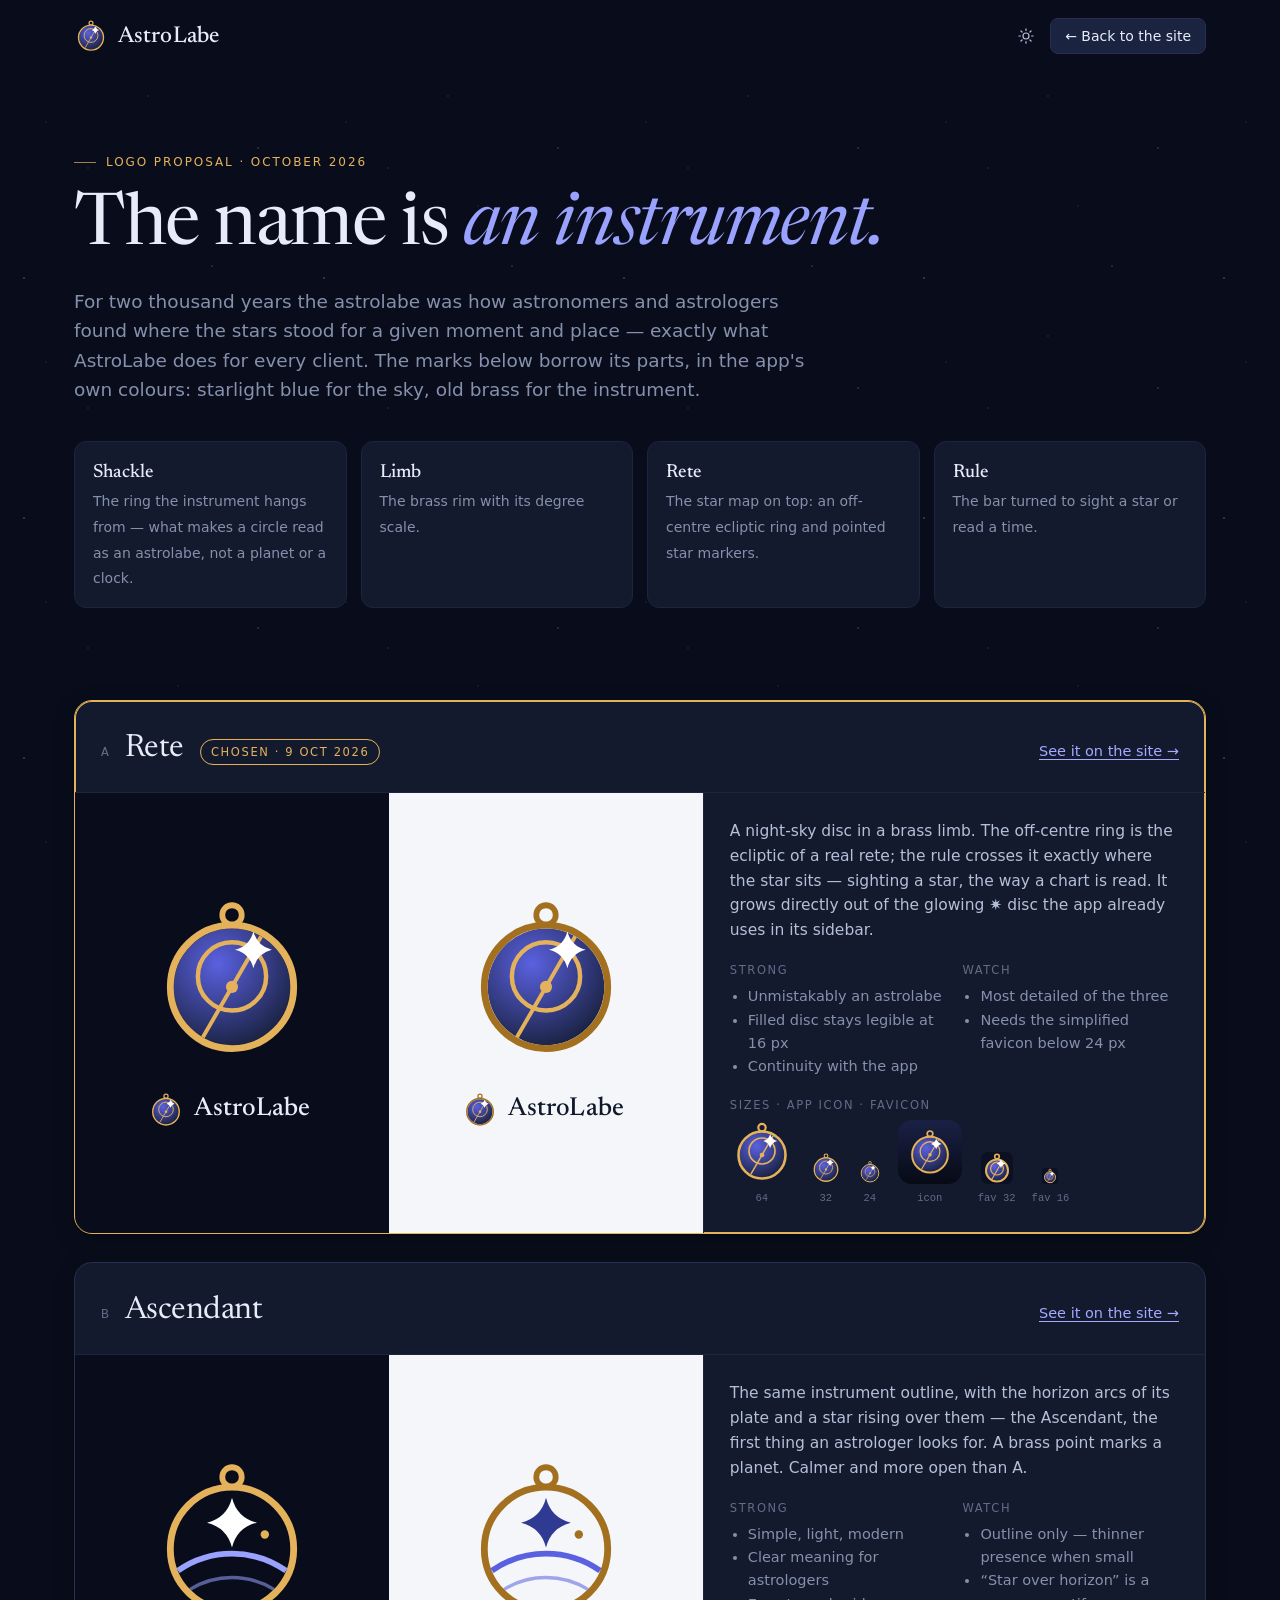
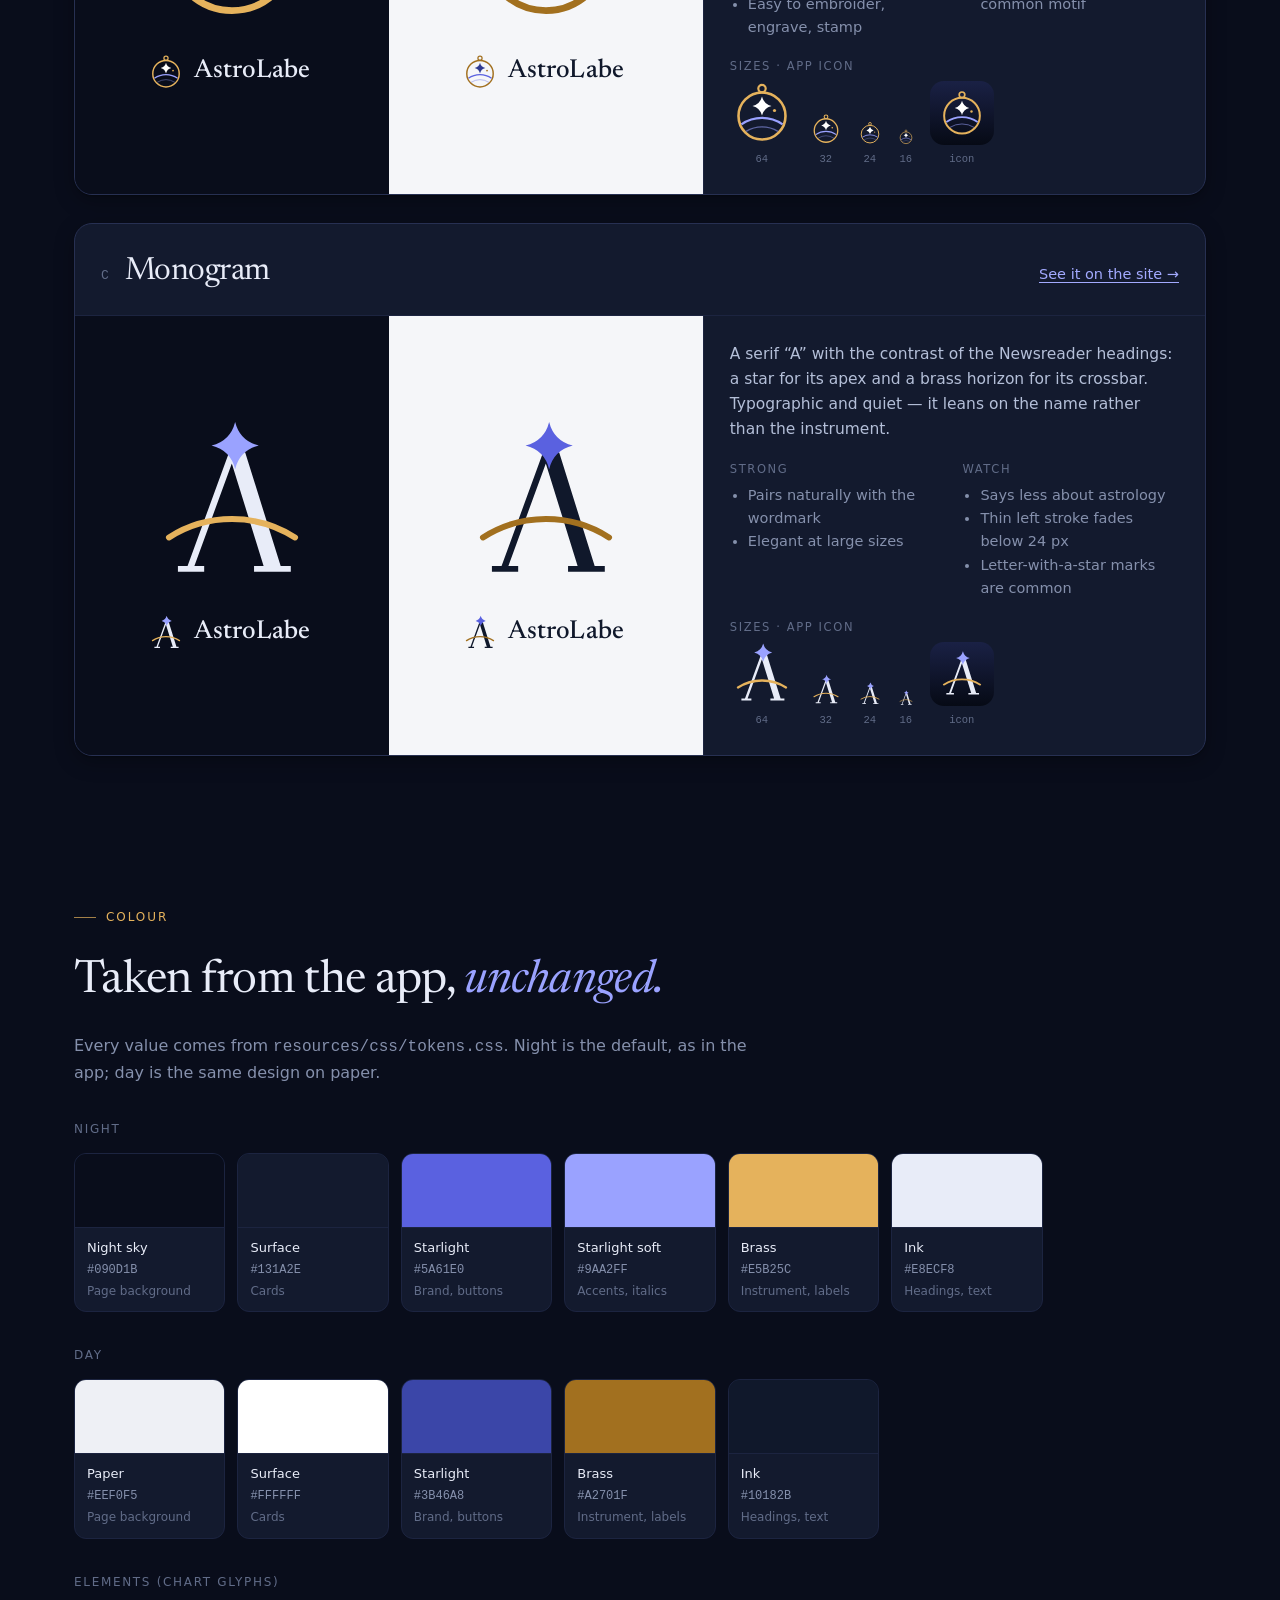
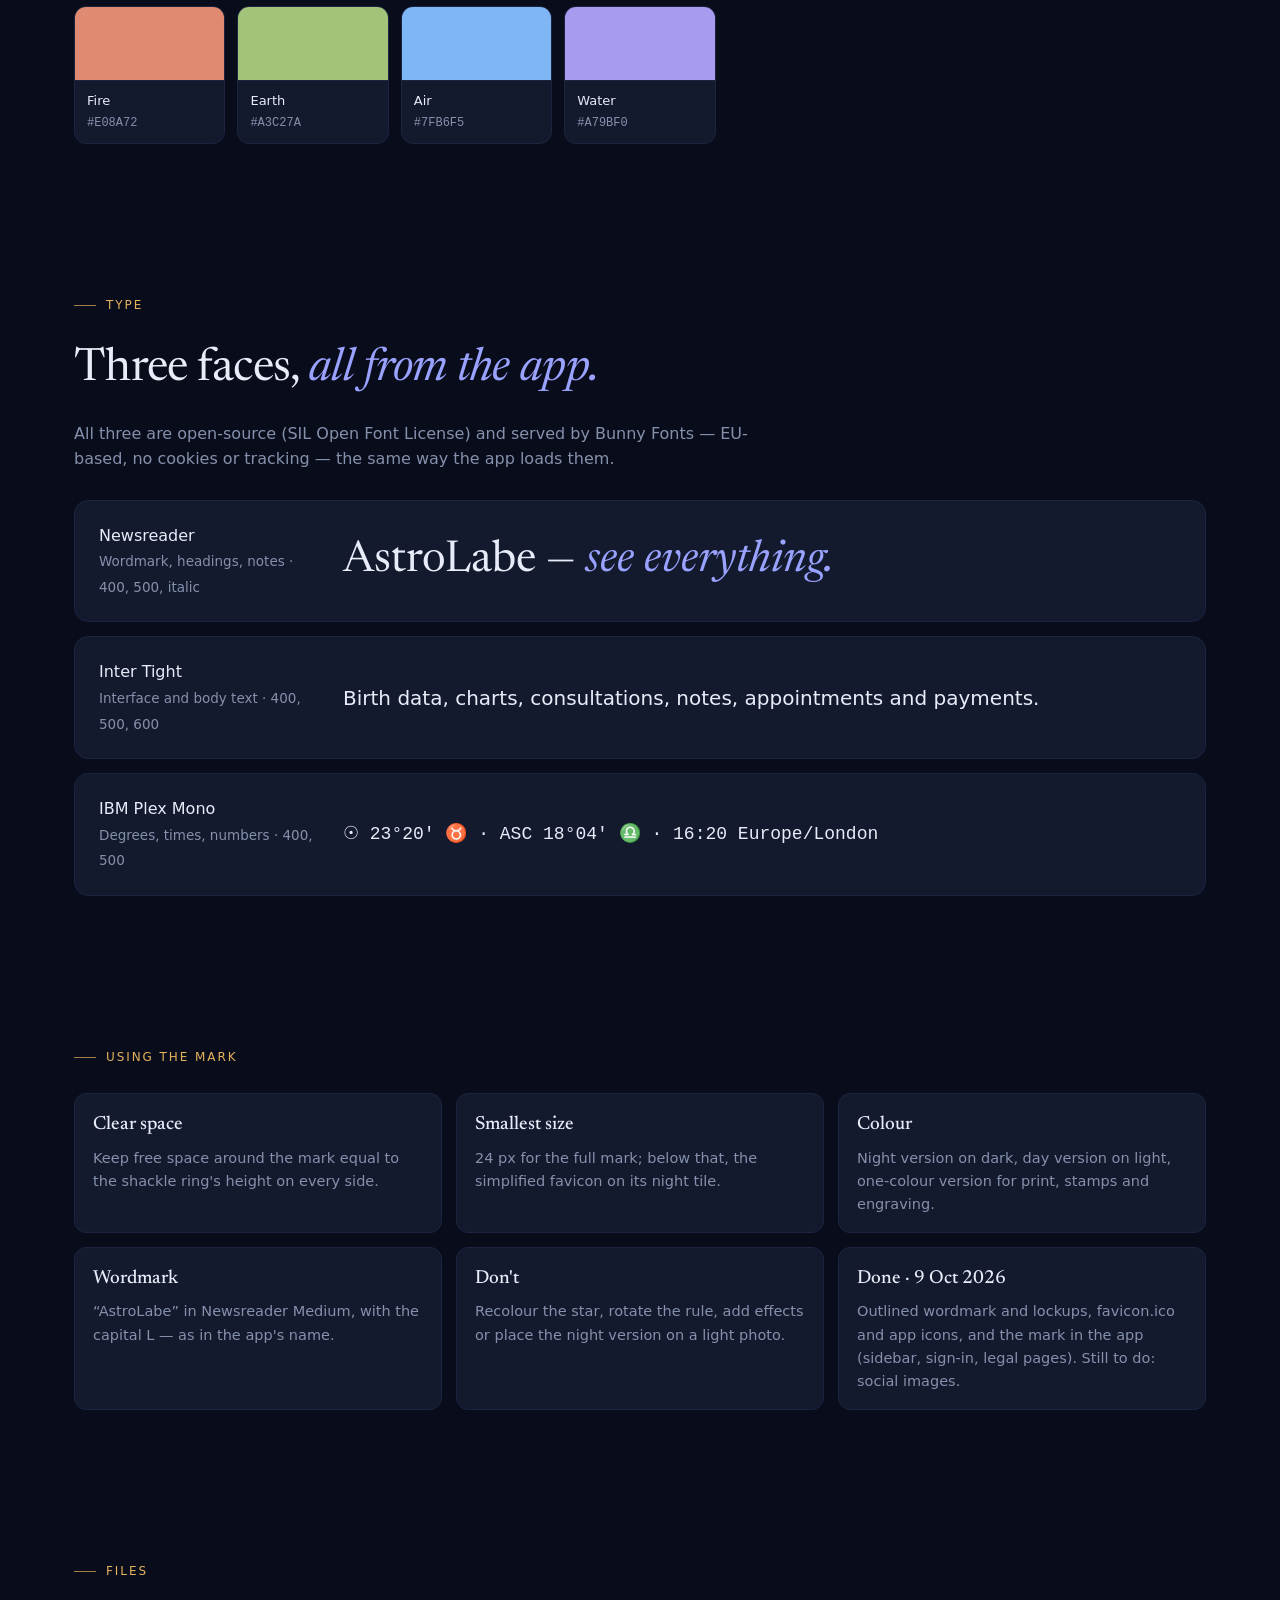
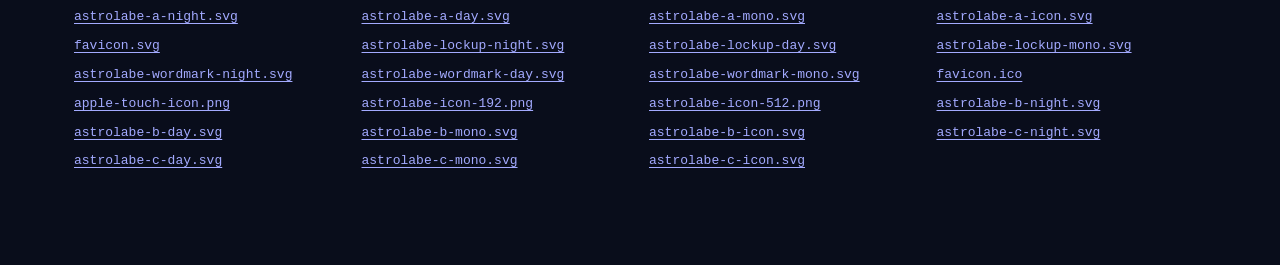
<file: prototype/brand.html>
<!doctype html>
<html lang="en">
    <head>
        <meta charset="utf-8" />
        <meta name="viewport" content="width=device-width, initial-scale=1" />
        <title>AstroLabe — logo proposal</title>
        <meta name="robots" content="noindex" />
        <link rel="icon" href="assets/logo/favicon.svg" type="image/svg+xml" />
        <link rel="preconnect" href="https://fonts.bunny.net" />
        <link
            rel="stylesheet"
            href="https://fonts.bunny.net/css?family=ibm-plex-mono:400,500|inter-tight:400,500,600|newsreader:400,400i,500,500i&display=swap"
        />
        <link rel="stylesheet" href="assets/css/site.css" />
        <script>
            try {
                if (localStorage.getItem('astrolabe.site.theme') === 'day') {
                    document.documentElement.dataset.theme = 'day';
                }
            } catch (e) {}
        </script>
        <style>
            /* Brand page only — not part of the site's stylesheet. */
            .tone-night {
                --logo-limb: #e5b25c;
                --logo-brass: #e5b25c;
                --logo-line: #9aa2ff;
                --logo-star: #ffffff;
                --logo-star-sky: #ffffff;
                --logo-ink: #e8ecf8;
                background: #090d1b;
                color: #e8ecf8;
            }
            .tone-day {
                --logo-limb: #a2701f;
                --logo-brass: #e5b25c;
                --logo-line: #5a61e0;
                --logo-star: #2f3a92;
                --logo-star-sky: #ffffff;
                --logo-ink: #10182b;
                background: #f5f6f9;
                color: #10182b;
            }
            .brand-hero {
                padding: 72px 0 40px;
            }
            .brand-hero h1 {
                font-size: clamp(42px, 5.6vw, 72px);
                line-height: 1.04;
                letter-spacing: -0.02em;
            }
            .brand-hero p {
                margin-top: 22px;
                max-width: 760px;
                font-size: 18.5px;
                color: var(--ink-3);
            }
            .parts {
                margin-top: 36px;
                display: grid;
                grid-template-columns: repeat(4, minmax(0, 1fr));
                gap: 14px;
            }
            .part {
                padding: 16px 18px;
                border: 1px solid var(--line-soft);
                border-radius: 12px;
                background: var(--surface);
            }
            .part b {
                display: block;
                color: var(--ink);
                font-family: var(--serif);
                font-weight: 500;
                font-size: 19px;
            }
            .part span {
                font-size: 14px;
                color: var(--ink-3);
            }
            .concept {
                margin-top: 28px;
                border: 1px solid var(--line);
                border-radius: 18px;
                background: var(--surface);
                overflow: hidden;
                box-shadow: var(--shadow);
            }
            .concept.recommended {
                border-color: var(--brass);
                box-shadow: 0 0 0 1px var(--brass) inset, var(--shadow);
            }
            .concept-head {
                display: flex;
                flex-wrap: wrap;
                align-items: baseline;
                gap: 8px 16px;
                padding: 22px 26px 18px;
                border-bottom: 1px solid var(--line-soft);
            }
            .concept-head h2 {
                font-size: 32px;
            }
            .concept-head .letter {
                font-family: var(--mono);
                font-size: 13px;
                color: var(--ink-4);
            }
            .concept-head .rec {
                font-size: 11.5px;
                letter-spacing: 0.14em;
                text-transform: uppercase;
                color: var(--brass);
                border: 1px solid var(--brass);
                border-radius: 999px;
                padding: 3px 10px;
            }
            .concept-head a {
                margin-left: auto;
                font-size: 14.5px;
            }
            .concept-body {
                display: grid;
                grid-template-columns: minmax(0, 1.25fr) minmax(0, 1fr);
            }
            .tiles {
                display: grid;
                grid-template-columns: minmax(0, 1fr) minmax(0, 1fr);
            }
            .tile {
                display: grid;
                place-items: center;
                padding: 34px 20px;
                min-height: 300px;
            }
            .tile .big {
                width: 168px;
                height: 168px;
            }
            .tile .lock {
                margin-top: 26px;
                display: flex;
                align-items: center;
                gap: 10px;
            }
            .tile .lock svg {
                width: 36px;
                height: 36px;
            }
            .tile .lock span {
                font-family: var(--serif);
                font-weight: 500;
                font-size: 26px;
                letter-spacing: 0.005em;
            }
            .concept-info {
                padding: 26px;
                border-left: 1px solid var(--line-soft);
                display: grid;
                gap: 18px;
                align-content: start;
            }
            .concept-info p {
                color: var(--ink-2);
                font-size: 15.5px;
            }
            .concept-info h4 {
                margin: 0 0 6px;
                font-size: 11.5px;
                font-weight: 500;
                letter-spacing: 0.14em;
                text-transform: uppercase;
                color: var(--ink-4);
            }
            .proscons {
                display: grid;
                grid-template-columns: minmax(0, 1fr) minmax(0, 1fr);
                gap: 16px;
                font-size: 14.5px;
                color: var(--ink-3);
            }
            .proscons ul {
                margin: 0;
                padding-left: 18px;
            }
            .sizes {
                display: flex;
                align-items: flex-end;
                flex-wrap: wrap;
                gap: 16px;
            }
            .sizes figure {
                margin: 0;
                display: grid;
                justify-items: center;
                gap: 6px;
            }
            .sizes figcaption {
                font-family: var(--mono);
                font-size: 10.5px;
                color: var(--ink-4);
            }
            .sizes img {
                border-radius: 0;
            }
            .swatches {
                display: grid;
                grid-template-columns: repeat(auto-fill, minmax(150px, 1fr));
                gap: 12px;
            }
            .swatch {
                border: 1px solid var(--line-soft);
                border-radius: 12px;
                overflow: hidden;
                background: var(--surface);
            }
            .swatch .chip-c {
                height: 74px;
                border-bottom: 1px solid var(--line-soft);
            }
            .swatch div:last-child {
                padding: 10px 12px;
                font-size: 13px;
            }
            .swatch b {
                display: block;
                color: var(--ink);
                font-weight: 500;
            }
            .swatch code {
                font-family: var(--mono);
                font-size: 12px;
                color: var(--ink-3);
            }
            .swatch small {
                display: block;
                color: var(--ink-4);
                font-size: 12px;
                margin-top: 2px;
            }
            .sub {
                margin: 34px 0 14px;
                font-size: 12px;
                letter-spacing: 0.14em;
                text-transform: uppercase;
                color: var(--ink-4);
                font-weight: 500;
            }
            .type {
                display: grid;
                gap: 14px;
            }
            .type-row {
                display: grid;
                grid-template-columns: 220px minmax(0, 1fr);
                gap: 24px;
                align-items: center;
                padding: 22px 24px;
                border: 1px solid var(--line-soft);
                border-radius: 14px;
                background: var(--surface);
            }
            .type-row .meta b {
                display: block;
                color: var(--ink);
                font-weight: 500;
            }
            .type-row .meta span {
                font-size: 13.5px;
                color: var(--ink-3);
            }
            .type-row .sample {
                color: var(--ink);
                overflow-wrap: anywhere;
            }
            .rules {
                display: grid;
                grid-template-columns: repeat(3, minmax(0, 1fr));
                gap: 14px;
            }
            .rules .part p {
                margin-top: 6px;
                font-size: 14.5px;
                color: var(--ink-3);
            }
            .files {
                list-style: none;
                margin: 0;
                padding: 0;
                display: grid;
                grid-template-columns: repeat(auto-fill, minmax(230px, 1fr));
                gap: 8px 18px;
                font-family: var(--mono);
                font-size: 13px;
            }
            @media (max-width: 1080px) {
                .concept-body {
                    grid-template-columns: minmax(0, 1fr);
                }
                .concept-info {
                    border-left: 0;
                    border-top: 1px solid var(--line-soft);
                }
                .parts,
                .rules {
                    grid-template-columns: repeat(2, minmax(0, 1fr));
                }
            }
            @media (max-width: 640px) {
                .tiles,
                .proscons,
                .parts,
                .rules {
                    grid-template-columns: minmax(0, 1fr);
                }
                .tile {
                    min-height: 0;
                }
                .tile .big {
                    width: 128px;
                    height: 128px;
                }
                .type-row {
                    grid-template-columns: minmax(0, 1fr);
                    gap: 10px;
                }
                .concept-head a {
                    margin-left: 0;
                }
            }
        </style>
    </head>
    <body>
        <!-- logo-sprite:start -->
        <svg class="sprite" aria-hidden="true" focusable="false"><symbol id="mark-a" viewBox="0 0 64 64"><defs><radialGradient id="sky-sprite-a" cx=".38" cy=".3" r=".8"><stop offset="0" stop-color="var(--logo-sky-1)"/><stop offset="1" stop-color="var(--logo-sky-2)"/></radialGradient></defs><circle cx="32" cy="7.6" r="3.7" fill="none" stroke="var(--logo-limb)" stroke-width="2.2"/><circle cx="32" cy="35" r="22.2" fill="url(#sky-sprite-a)"/><circle cx="32" cy="35" r="23.5" fill="none" stroke="var(--logo-limb)" stroke-width="2.6"/><circle cx="32" cy="31" r="13" fill="none" stroke="var(--logo-brass)" stroke-width="1.7"/><path d="M43.1 15.77L20.9 54.23" stroke="var(--logo-brass)" stroke-width="1.5"/><circle cx="32" cy="35" r="2.3" fill="var(--logo-brass)"/><path d="M40.15 13.88Q41.6 19.43 47.15 20.88Q41.6 22.33 40.15 27.88Q38.7 22.33 33.15 20.88Q38.7 19.43 40.15 13.88Z" fill="var(--logo-star-sky)"/></symbol><symbol id="mark-b" viewBox="0 0 64 64"><circle cx="32" cy="7.6" r="3.7" fill="none" stroke="var(--logo-limb)" stroke-width="2.2"/><circle cx="32" cy="35" r="23.5" fill="none" stroke="var(--logo-limb)" stroke-width="2.6"/><path d="M11.42 43.32A35.84 35.84 0 0 1 52.58 43.32" fill="none" stroke="var(--logo-line)" stroke-width="2.2"/><path d="M16.03 50.42A30.59 30.59 0 0 1 47.97 50.42" fill="none" stroke="var(--logo-line)" stroke-width="1.3" opacity=".55"/><path d="M32 15.5Q33.9 23.1 41.5 25Q33.9 26.9 32 34.5Q30.1 26.9 22.5 25Q30.1 23.1 32 15.5Z" fill="var(--logo-star)"/><circle cx="44.5" cy="29.5" r="1.6" fill="var(--logo-limb)"/></symbol><symbol id="mark-c" viewBox="0 0 64 64"><path d="M30.9 13L33.5 13L17.6 56.6L15 56.6ZM30.6 13L37 13L50.6 56.6L44.1 56.6ZM11.4 56.4H21.4V58.6H11.4ZM40.4 56.4H54.4V58.6H40.4Z" fill="var(--logo-ink)"/><path d="M8 45.5A44.64 44.64 0 0 1 56 45.5" fill="none" stroke="var(--logo-limb)" stroke-width="2.3" stroke-linecap="round"/><path d="M33.2 1.5Q35 8.7 42.2 10.5Q35 12.3 33.2 19.5Q31.4 12.3 24.2 10.5Q31.4 8.7 33.2 1.5Z" fill="var(--logo-line)"/></symbol></svg>
        <!-- logo-sprite:end -->

        <svg class="sprite" aria-hidden="true" focusable="false">
            <symbol id="i-sun" viewBox="0 0 24 24" fill="none" stroke="currentColor" stroke-width="1.6" stroke-linecap="round" stroke-linejoin="round"><circle cx="12" cy="12" r="4" /><path d="M12 2.5v2M12 19.5v2M2.5 12h2M19.5 12h2M5.3 5.3l1.4 1.4M17.3 17.3l1.4 1.4M5.3 18.7l1.4-1.4M17.3 6.7l1.4-1.4" /></symbol>
            <symbol id="i-moon" viewBox="0 0 24 24" fill="none" stroke="currentColor" stroke-width="1.6" stroke-linecap="round" stroke-linejoin="round"><path d="M19.5 14.5A8 8 0 0 1 9.5 4.5a8 8 0 1 0 10 10z" /></symbol>
        </svg>

        <header class="site-header" id="top">
            <div class="wrap">
                <a class="lockup" href="index.html" aria-label="AstroLabe home">
                    <svg class="mark" aria-hidden="true"><use class="logo-use" href="#mark-a" /></svg>
                    <span class="word">AstroLabe</span>
                </a>
                <div class="header-actions">
                    <button type="button" class="icon-btn" data-theme-toggle aria-label="Switch between night and day">
                        <svg class="theme-night-icon" aria-hidden="true"><use href="#i-sun" /></svg>
                        <svg class="theme-day-icon" aria-hidden="true"><use href="#i-moon" /></svg>
                    </button>
                    <a class="btn btn-sm" href="index.html">← Back to the site</a>
                </div>
            </div>
        </header>

        <main>
            <section class="brand-hero">
                <div class="wrap">
                    <div class="eyebrow">Logo proposal · October 2026</div>
                    <h1>The name is <em>an instrument.</em></h1>
                    <p>
                        For two thousand years the astrolabe was how astronomers and astrologers found where the stars
                        stood for a given moment and place — exactly what AstroLabe does for every client. The marks below
                        borrow its parts, in the app's own colours: starlight blue for the sky, old brass for the
                        instrument.
                    </p>
                    <div class="parts">
                        <div class="part"><b>Shackle</b><span>The ring the instrument hangs from — what makes a circle read as an astrolabe, not a planet or a clock.</span></div>
                        <div class="part"><b>Limb</b><span>The brass rim with its degree scale.</span></div>
                        <div class="part"><b>Rete</b><span>The star map on top: an off-centre ecliptic ring and pointed star markers.</span></div>
                        <div class="part"><b>Rule</b><span>The bar turned to sight a star or read a time.</span></div>
                    </div>
                </div>
            </section>

            <section class="section-tight" style="padding-top: 24px">
                <div class="wrap">
                    <!-- A -->
                    <article class="concept recommended">
                        <div class="concept-head">
                            <span class="letter">A</span>
                            <h2>Rete</h2>
                            <span class="rec">Chosen · 9 Oct 2026</span>
                            <a href="index.html?logo=a">See it on the site →</a>
                        </div>
                        <div class="concept-body">
                            <div class="tiles">
                                <div class="tile tone-night">
                                    <div>
                                        <svg class="big" aria-label="Concept A on night"><use href="#mark-a" /></svg>
                                        <div class="lock"><svg aria-hidden="true"><use href="#mark-a" /></svg><span>AstroLabe</span></div>
                                    </div>
                                </div>
                                <div class="tile tone-day">
                                    <div>
                                        <svg class="big" aria-label="Concept A on day"><use href="#mark-a" /></svg>
                                        <div class="lock"><svg aria-hidden="true"><use href="#mark-a" /></svg><span>AstroLabe</span></div>
                                    </div>
                                </div>
                            </div>
                            <div class="concept-info">
                                <p>
                                    A night-sky disc in a brass limb. The off-centre ring is the ecliptic of a real rete; the
                                    rule crosses it exactly where the star sits — sighting a star, the way a chart is read.
                                    It grows directly out of the glowing ✷ disc the app already uses in its sidebar.
                                </p>
                                <div class="proscons">
                                    <div>
                                        <h4>Strong</h4>
                                        <ul>
                                            <li>Unmistakably an astrolabe</li>
                                            <li>Filled disc stays legible at 16 px</li>
                                            <li>Continuity with the app</li>
                                        </ul>
                                    </div>
                                    <div>
                                        <h4>Watch</h4>
                                        <ul>
                                            <li>Most detailed of the three</li>
                                            <li>Needs the simplified favicon below 24 px</li>
                                        </ul>
                                    </div>
                                </div>
                                <div>
                                    <h4>Sizes · app icon · favicon</h4>
                                    <div class="sizes">
                                        <figure><svg width="64" height="64"><use href="#mark-a" /></svg><figcaption>64</figcaption></figure>
                                        <figure><svg width="32" height="32"><use href="#mark-a" /></svg><figcaption>32</figcaption></figure>
                                        <figure><svg width="24" height="24"><use href="#mark-a" /></svg><figcaption>24</figcaption></figure>
                                        <figure><img src="assets/logo/astrolabe-a-icon.svg" width="64" height="64" alt="App icon A" /><figcaption>icon</figcaption></figure>
                                        <figure><img src="assets/logo/favicon.svg" width="32" height="32" alt="Favicon" /><figcaption>fav 32</figcaption></figure>
                                        <figure><img src="assets/logo/favicon.svg" width="16" height="16" alt="Favicon at 16 pixels" /><figcaption>fav 16</figcaption></figure>
                                    </div>
                                </div>
                            </div>
                        </div>
                    </article>

                    <!-- B -->
                    <article class="concept">
                        <div class="concept-head">
                            <span class="letter">B</span>
                            <h2>Ascendant</h2>
                            <a href="index.html?logo=b">See it on the site →</a>
                        </div>
                        <div class="concept-body">
                            <div class="tiles">
                                <div class="tile tone-night">
                                    <div>
                                        <svg class="big" aria-label="Concept B on night"><use href="#mark-b" /></svg>
                                        <div class="lock"><svg aria-hidden="true"><use href="#mark-b" /></svg><span>AstroLabe</span></div>
                                    </div>
                                </div>
                                <div class="tile tone-day">
                                    <div>
                                        <svg class="big" aria-label="Concept B on day"><use href="#mark-b" /></svg>
                                        <div class="lock"><svg aria-hidden="true"><use href="#mark-b" /></svg><span>AstroLabe</span></div>
                                    </div>
                                </div>
                            </div>
                            <div class="concept-info">
                                <p>
                                    The same instrument outline, with the horizon arcs of its plate and a star rising over
                                    them — the Ascendant, the first thing an astrologer looks for. A brass point marks a
                                    planet. Calmer and more open than A.
                                </p>
                                <div class="proscons">
                                    <div>
                                        <h4>Strong</h4>
                                        <ul>
                                            <li>Simple, light, modern</li>
                                            <li>Clear meaning for astrologers</li>
                                            <li>Easy to embroider, engrave, stamp</li>
                                        </ul>
                                    </div>
                                    <div>
                                        <h4>Watch</h4>
                                        <ul>
                                            <li>Outline only — thinner presence when small</li>
                                            <li>“Star over horizon” is a common motif</li>
                                        </ul>
                                    </div>
                                </div>
                                <div>
                                    <h4>Sizes · app icon</h4>
                                    <div class="sizes">
                                        <figure><svg width="64" height="64"><use href="#mark-b" /></svg><figcaption>64</figcaption></figure>
                                        <figure><svg width="32" height="32"><use href="#mark-b" /></svg><figcaption>32</figcaption></figure>
                                        <figure><svg width="24" height="24"><use href="#mark-b" /></svg><figcaption>24</figcaption></figure>
                                        <figure><svg width="16" height="16"><use href="#mark-b" /></svg><figcaption>16</figcaption></figure>
                                        <figure><img src="assets/logo/astrolabe-b-icon.svg" width="64" height="64" alt="App icon B" /><figcaption>icon</figcaption></figure>
                                    </div>
                                </div>
                            </div>
                        </div>
                    </article>

                    <!-- C -->
                    <article class="concept">
                        <div class="concept-head">
                            <span class="letter">C</span>
                            <h2>Monogram</h2>
                            <a href="index.html?logo=c">See it on the site →</a>
                        </div>
                        <div class="concept-body">
                            <div class="tiles">
                                <div class="tile tone-night">
                                    <div>
                                        <svg class="big" aria-label="Concept C on night"><use href="#mark-c" /></svg>
                                        <div class="lock"><svg aria-hidden="true"><use href="#mark-c" /></svg><span>AstroLabe</span></div>
                                    </div>
                                </div>
                                <div class="tile tone-day">
                                    <div>
                                        <svg class="big" aria-label="Concept C on day"><use href="#mark-c" /></svg>
                                        <div class="lock"><svg aria-hidden="true"><use href="#mark-c" /></svg><span>AstroLabe</span></div>
                                    </div>
                                </div>
                            </div>
                            <div class="concept-info">
                                <p>
                                    A serif “A” with the contrast of the Newsreader headings: a star for its apex and a
                                    brass horizon for its crossbar. Typographic and quiet — it leans on the name rather than
                                    the instrument.
                                </p>
                                <div class="proscons">
                                    <div>
                                        <h4>Strong</h4>
                                        <ul>
                                            <li>Pairs naturally with the wordmark</li>
                                            <li>Elegant at large sizes</li>
                                        </ul>
                                    </div>
                                    <div>
                                        <h4>Watch</h4>
                                        <ul>
                                            <li>Says less about astrology</li>
                                            <li>Thin left stroke fades below 24 px</li>
                                            <li>Letter-with-a-star marks are common</li>
                                        </ul>
                                    </div>
                                </div>
                                <div>
                                    <h4>Sizes · app icon</h4>
                                    <div class="sizes">
                                        <figure><svg width="64" height="64"><use href="#mark-c" /></svg><figcaption>64</figcaption></figure>
                                        <figure><svg width="32" height="32"><use href="#mark-c" /></svg><figcaption>32</figcaption></figure>
                                        <figure><svg width="24" height="24"><use href="#mark-c" /></svg><figcaption>24</figcaption></figure>
                                        <figure><svg width="16" height="16"><use href="#mark-c" /></svg><figcaption>16</figcaption></figure>
                                        <figure><img src="assets/logo/astrolabe-c-icon.svg" width="64" height="64" alt="App icon C" /><figcaption>icon</figcaption></figure>
                                    </div>
                                </div>
                            </div>
                        </div>
                    </article>
                </div>
            </section>

            <!-- Colours -->
            <section class="section-tight">
                <div class="wrap">
                    <div class="eyebrow">Colour</div>
                    <h2 style="font-size: clamp(32px, 4vw, 46px)">Taken from the app, <em>unchanged.</em></h2>
                    <p style="margin-top: 14px; color: var(--ink-3); max-width: 680px">
                        Every value comes from <span class="mono">resources/css/tokens.css</span>. Night is the default, as in
                        the app; day is the same design on paper.
                    </p>

                    <div class="sub">Night</div>
                    <div class="swatches">
                        <div class="swatch"><div class="chip-c" style="background: #090d1b"></div><div><b>Night sky</b><code>#090D1B</code><small>Page background</small></div></div>
                        <div class="swatch"><div class="chip-c" style="background: #131a2e"></div><div><b>Surface</b><code>#131A2E</code><small>Cards</small></div></div>
                        <div class="swatch"><div class="chip-c" style="background: #5a61e0"></div><div><b>Starlight</b><code>#5A61E0</code><small>Brand, buttons</small></div></div>
                        <div class="swatch"><div class="chip-c" style="background: #9aa2ff"></div><div><b>Starlight soft</b><code>#9AA2FF</code><small>Accents, italics</small></div></div>
                        <div class="swatch"><div class="chip-c" style="background: #e5b25c"></div><div><b>Brass</b><code>#E5B25C</code><small>Instrument, labels</small></div></div>
                        <div class="swatch"><div class="chip-c" style="background: #e8ecf8"></div><div><b>Ink</b><code>#E8ECF8</code><small>Headings, text</small></div></div>
                    </div>

                    <div class="sub">Day</div>
                    <div class="swatches">
                        <div class="swatch"><div class="chip-c" style="background: #eef0f5"></div><div><b>Paper</b><code>#EEF0F5</code><small>Page background</small></div></div>
                        <div class="swatch"><div class="chip-c" style="background: #ffffff"></div><div><b>Surface</b><code>#FFFFFF</code><small>Cards</small></div></div>
                        <div class="swatch"><div class="chip-c" style="background: #3b46a8"></div><div><b>Starlight</b><code>#3B46A8</code><small>Brand, buttons</small></div></div>
                        <div class="swatch"><div class="chip-c" style="background: #a2701f"></div><div><b>Brass</b><code>#A2701F</code><small>Instrument, labels</small></div></div>
                        <div class="swatch"><div class="chip-c" style="background: #10182b"></div><div><b>Ink</b><code>#10182B</code><small>Headings, text</small></div></div>
                    </div>

                    <div class="sub">Elements (chart glyphs)</div>
                    <div class="swatches">
                        <div class="swatch"><div class="chip-c" style="background: #e08a72"></div><div><b>Fire</b><code>#E08A72</code></div></div>
                        <div class="swatch"><div class="chip-c" style="background: #a3c27a"></div><div><b>Earth</b><code>#A3C27A</code></div></div>
                        <div class="swatch"><div class="chip-c" style="background: #7fb6f5"></div><div><b>Air</b><code>#7FB6F5</code></div></div>
                        <div class="swatch"><div class="chip-c" style="background: #a79bf0"></div><div><b>Water</b><code>#A79BF0</code></div></div>
                    </div>
                </div>
            </section>

            <!-- Type -->
            <section class="section-tight">
                <div class="wrap">
                    <div class="eyebrow">Type</div>
                    <h2 style="font-size: clamp(32px, 4vw, 46px)">Three faces, <em>all from the app.</em></h2>
                    <p style="margin-top: 14px; color: var(--ink-3); max-width: 680px">
                        All three are open-source (SIL Open Font License) and served by Bunny Fonts — EU-based, no cookies or
                        tracking — the same way the app loads them.
                    </p>
                    <div class="type" style="margin-top: 28px">
                        <div class="type-row">
                            <div class="meta"><b>Newsreader</b><span>Wordmark, headings, notes · 400, 500, italic</span></div>
                            <div class="sample" style="font-family: var(--serif); font-size: 44px; line-height: 1.1">AstroLabe — <em style="color: var(--accent-text)">see everything.</em></div>
                        </div>
                        <div class="type-row">
                            <div class="meta"><b>Inter Tight</b><span>Interface and body text · 400, 500, 600</span></div>
                            <div class="sample" style="font-family: var(--sans); font-size: 20px">Birth data, charts, consultations, notes, appointments and payments.</div>
                        </div>
                        <div class="type-row">
                            <div class="meta"><b>IBM Plex Mono</b><span>Degrees, times, numbers · 400, 500</span></div>
                            <div class="sample" style="font-family: var(--mono); font-size: 18px">☉ 23°20′ ♉ · ASC 18°04′ ♎ · 16:20 Europe/London</div>
                        </div>
                    </div>
                </div>
            </section>

            <!-- Usage -->
            <section class="section-tight">
                <div class="wrap">
                    <div class="eyebrow">Using the mark</div>
                    <div class="rules" style="margin-top: 8px">
                        <div class="part"><b>Clear space</b><p>Keep free space around the mark equal to the shackle ring's height on every side.</p></div>
                        <div class="part"><b>Smallest size</b><p>24 px for the full mark; below that, the simplified favicon on its night tile.</p></div>
                        <div class="part"><b>Colour</b><p>Night version on dark, day version on light, one-colour version for print, stamps and engraving.</p></div>
                        <div class="part"><b>Wordmark</b><p>“AstroLabe” in Newsreader Medium, with the capital L — as in the app's name.</p></div>
                        <div class="part"><b>Don't</b><p>Recolour the star, rotate the rule, add effects or place the night version on a light photo.</p></div>
                        <div class="part"><b>Done · 9 Oct 2026</b><p>Outlined wordmark and lockups, favicon.ico and app icons, and the mark in the app (sidebar, sign-in, legal pages). Still to do: social images.</p></div>
                    </div>
                </div>
            </section>

            <!-- Files -->
            <section class="section-tight" style="padding-bottom: 96px">
                <div class="wrap">
                    <div class="eyebrow">Files</div>
                    <ul class="files" style="margin-top: 8px">
                        <li><a href="assets/logo/astrolabe-a-night.svg">astrolabe-a-night.svg</a></li>
                        <li><a href="assets/logo/astrolabe-a-day.svg">astrolabe-a-day.svg</a></li>
                        <li><a href="assets/logo/astrolabe-a-mono.svg">astrolabe-a-mono.svg</a></li>
                        <li><a href="assets/logo/astrolabe-a-icon.svg">astrolabe-a-icon.svg</a></li>
                        <li><a href="assets/logo/favicon.svg">favicon.svg</a></li>
                        <li><a href="assets/logo/astrolabe-lockup-night.svg">astrolabe-lockup-night.svg</a></li>
                        <li><a href="assets/logo/astrolabe-lockup-day.svg">astrolabe-lockup-day.svg</a></li>
                        <li><a href="assets/logo/astrolabe-lockup-mono.svg">astrolabe-lockup-mono.svg</a></li>
                        <li><a href="assets/logo/astrolabe-wordmark-night.svg">astrolabe-wordmark-night.svg</a></li>
                        <li><a href="assets/logo/astrolabe-wordmark-day.svg">astrolabe-wordmark-day.svg</a></li>
                        <li><a href="assets/logo/astrolabe-wordmark-mono.svg">astrolabe-wordmark-mono.svg</a></li>
                        <li><a href="assets/logo/favicon.ico">favicon.ico</a></li>
                        <li><a href="assets/logo/apple-touch-icon.png">apple-touch-icon.png</a></li>
                        <li><a href="assets/logo/astrolabe-icon-192.png">astrolabe-icon-192.png</a></li>
                        <li><a href="assets/logo/astrolabe-icon-512.png">astrolabe-icon-512.png</a></li>
                        <li><a href="assets/logo/astrolabe-b-night.svg">astrolabe-b-night.svg</a></li>
                        <li><a href="assets/logo/astrolabe-b-day.svg">astrolabe-b-day.svg</a></li>
                        <li><a href="assets/logo/astrolabe-b-mono.svg">astrolabe-b-mono.svg</a></li>
                        <li><a href="assets/logo/astrolabe-b-icon.svg">astrolabe-b-icon.svg</a></li>
                        <li><a href="assets/logo/astrolabe-c-night.svg">astrolabe-c-night.svg</a></li>
                        <li><a href="assets/logo/astrolabe-c-day.svg">astrolabe-c-day.svg</a></li>
                        <li><a href="assets/logo/astrolabe-c-mono.svg">astrolabe-c-mono.svg</a></li>
                        <li><a href="assets/logo/astrolabe-c-icon.svg">astrolabe-c-icon.svg</a></li>
                    </ul>
                </div>
            </section>
        </main>

        <script src="assets/js/site.js"></script>
    </body>
</html>
</file>
<file: prototype/assets/css/site.css>
/* ============================================================
   AstroLabe — presentation site prototype.

   The tokens are copied from the app (resources/css/tokens.css), so the
   site and the product read as one thing: night by default — a dark sky,
   starlight blue and old brass from astronomical instruments — and day,
   the same layout on paper. Logo colours are --logo-* tokens; the inline
   sprite (tools/logos.mjs) reads them, so the mark follows the theme.
   ============================================================ */

/* ---------------- NIGHT (default) ---------------- */
:root {
    color-scheme: dark;

    --brand: #5a61e0;
    --brand-600: #4950c9;
    --brand-300: #9aa2ff;
    --brand-100: #232c58;
    --brand-050: #1a2145;
    --link: #a3aaff;

    --ink: #e8ecf8;
    --ink-2: #b4bfd8;
    --ink-3: #8590ac;
    --ink-4: #616c88;
    --line: #273052;
    --line-soft: #1c2440;
    --surface: #131a2e;
    --surface-2: #1a2340;
    --canvas: #090d1b;
    --shell: #060a15;
    --shell-2: #151d36;
    --shell-ink: #b9c3dc;
    --shell-ink-2: #6d7a99;

    --ok: #4fd1b0;
    --ok-bg: #0f3830;
    --warn: #e5b25c;
    --danger: #f0839a;
    --info: #7fb6f5;

    --brass: #e5b25c;
    --fire: #e08a72;
    --earth: #a3c27a;
    --air: #7fb6f5;
    --water: #a79bf0;

    --on-brand: #ffffff;

    --sans: 'Inter Tight', ui-sans-serif, system-ui, -apple-system, 'Segoe UI', sans-serif;
    --serif: 'Newsreader', Georgia, 'Times New Roman', serif;
    --mono: 'IBM Plex Mono', ui-monospace, 'SF Mono', Menlo, monospace;
    --r: 6px;
    --r-lg: 10px;

    --stars: 0.55;
    --glow: 0 0 22px rgba(90, 97, 224, 0.22);
    --shadow: 0 1px 2px rgba(0, 0, 0, 0.3), 0 6px 20px rgba(0, 0, 0, 0.28);

    /* Site-only */
    --accent-text: var(--brand-300);
    --header-bg: rgba(9, 13, 27, 0.78);
    --shadow-lg: 0 2px 6px rgba(0, 0, 0, 0.35), 0 30px 80px rgba(0, 0, 0, 0.45);
    --hero-glow: rgba(90, 97, 224, 0.18);
    --wheel-art: #8f97e0;
    --wheel-web: #a2701f;

    --logo-limb: #e5b25c;
    --logo-brass: #e5b25c;
    --logo-sky-1: #5a61e0;
    --logo-sky-2: #151d36;
    --logo-line: #9aa2ff;
    --logo-star: #ffffff;
    --logo-star-sky: #ffffff;
    --logo-ink: #e8ecf8;
}

/* ---------------- DAY ---------------- */
:root[data-theme='day'] {
    color-scheme: light;

    --brand: #3b46a8;
    --brand-600: #2f3a92;
    --brand-300: #8f97e0;
    --brand-100: #e5e7fa;
    --brand-050: #f1f2fd;
    --link: #3b46a8;

    --ink: #10182b;
    --ink-2: #3b475f;
    --ink-3: #6b7889;
    --ink-4: #9aa5b4;
    --line: #dfe3ea;
    --line-soft: #eceef3;
    --surface: #ffffff;
    --surface-2: #f5f7fb;
    --canvas: #eef0f5;
    --shell: #141b2d;
    --shell-2: #1d2740;
    --shell-ink: #c4ccdd;
    --shell-ink-2: #6d7a94;

    --ok: #1c7a63;
    --ok-bg: #e2f3ee;
    --warn: #a2701f;
    --danger: #a83a52;
    --info: #2f5fa8;

    --brass: #a2701f;
    --fire: #b8503f;
    --earth: #57703f;
    --air: #3a6b96;
    --water: #5a4f96;

    --stars: 0;
    --glow: none;
    --shadow: 0 1px 2px rgba(16, 24, 43, 0.06), 0 4px 14px rgba(16, 24, 43, 0.05);

    --accent-text: var(--brand);
    --header-bg: rgba(238, 240, 245, 0.85);
    --shadow-lg: 0 2px 6px rgba(16, 24, 43, 0.06), 0 30px 70px rgba(16, 24, 43, 0.14);
    --hero-glow: rgba(59, 70, 168, 0.08);
    --wheel-art: #8f97e0;
    --wheel-web: #a2701f;

    --logo-limb: #a2701f;
    --logo-brass: #e5b25c;
    --logo-sky-1: #4950c9;
    --logo-sky-2: #141b2d;
    --logo-line: #5a61e0;
    --logo-star: #2f3a92;
    --logo-star-sky: #ffffff;
    --logo-ink: #10182b;
}

/* ---------------- Base ---------------- */
*,
*::before,
*::after {
    box-sizing: border-box;
}

html {
    scroll-behavior: smooth;
    scroll-padding-top: 84px;
    -webkit-text-size-adjust: 100%;
}

body {
    margin: 0;
    background: var(--canvas);
    color: var(--ink-2);
    font-family: var(--sans);
    font-size: 16px;
    line-height: 1.6;
    -webkit-font-smoothing: antialiased;
    overflow-x: hidden;
}

/* The app's starfield: a tiled layer that costs nothing and sits behind everything. */
body::before {
    content: '';
    position: fixed;
    inset: 0;
    pointer-events: none;
    z-index: 0;
    opacity: var(--stars);
    background-image:
        radial-gradient(1.3px 1.3px at 24px 38px, rgba(214, 224, 255, 0.75), transparent),
        radial-gradient(1px 1px at 148px 96px, rgba(214, 224, 255, 0.5), transparent),
        radial-gradient(1.6px 1.6px at 212px 26px, rgba(229, 178, 92, 0.5), transparent),
        radial-gradient(1px 1px at 88px 168px, rgba(214, 224, 255, 0.45), transparent),
        radial-gradient(1.2px 1.2px at 258px 148px, rgba(214, 224, 255, 0.6), transparent),
        radial-gradient(1px 1px at 178px 206px, rgba(154, 162, 255, 0.5), transparent),
        radial-gradient(1px 1px at 46px 122px, rgba(214, 224, 255, 0.35), transparent);
    background-size: 300px 240px;
}

body > * {
    position: relative;
    z-index: 1;
}

img,
svg {
    display: block;
    max-width: 100%;
}

a {
    color: var(--link);
    text-decoration-thickness: 1px;
    text-underline-offset: 3px;
}

h1,
h2,
h3 {
    font-family: var(--serif);
    font-weight: 400;
    color: var(--ink);
    letter-spacing: -0.015em;
    margin: 0;
}

h1 em,
h2 em {
    font-style: italic;
    color: var(--accent-text);
}

p {
    margin: 0;
}

:focus-visible {
    outline: 2px solid var(--brand-300);
    outline-offset: 2px;
    border-radius: 4px;
}

.sprite {
    position: absolute;
    width: 0;
    height: 0;
    overflow: hidden;
}

.visually-hidden {
    position: absolute;
    width: 1px;
    height: 1px;
    overflow: hidden;
    clip: rect(0 0 0 0);
    white-space: nowrap;
}

.wrap {
    width: 100%;
    max-width: 1180px;
    margin: 0 auto;
    padding: 0 24px;
}

.mono {
    font-family: var(--mono);
}

.glyph {
    font-family: 'Segoe UI Symbol', 'Noto Sans Symbols 2', 'Apple Symbols', var(--sans);
}

/* ---------------- Buttons ---------------- */
.btn {
    display: inline-flex;
    align-items: center;
    justify-content: center;
    gap: 8px;
    height: 44px;
    padding: 0 20px;
    border-radius: 8px;
    border: 1px solid var(--line);
    background: var(--surface-2);
    color: var(--ink);
    font: inherit;
    font-size: 15px;
    font-weight: 500;
    text-decoration: none;
    cursor: pointer;
    white-space: nowrap;
    transition:
        background 0.15s,
        border-color 0.15s,
        color 0.15s;
}

.btn:hover {
    border-color: var(--ink-4);
}

.btn-primary {
    background: var(--brand);
    border-color: var(--brand);
    color: var(--on-brand);
    box-shadow: var(--glow);
}

.btn-primary:hover {
    background: var(--brand-600);
    border-color: var(--brand-600);
}

.btn-ghost {
    background: transparent;
    border-color: transparent;
    color: var(--ink-2);
}

.btn-ghost:hover {
    background: var(--surface-2);
    border-color: transparent;
}

.btn-sm {
    height: 36px;
    padding: 0 14px;
    font-size: 14px;
}

.icon-btn {
    width: 36px;
    height: 36px;
    display: inline-grid;
    place-items: center;
    border-radius: 8px;
    border: 1px solid transparent;
    background: transparent;
    color: var(--ink-2);
    cursor: pointer;
}

.icon-btn:hover {
    background: var(--surface-2);
}

.icon-btn svg {
    width: 18px;
    height: 18px;
}

/* ---------------- Logo lockup ---------------- */
.lockup {
    display: inline-flex;
    align-items: center;
    gap: 10px;
    color: var(--ink);
    text-decoration: none;
}

.lockup .mark {
    width: 34px;
    height: 34px;
    flex: 0 0 34px;
}

.lockup .word {
    font-family: var(--serif);
    font-weight: 500;
    font-size: 23px;
    letter-spacing: 0.005em;
    line-height: 1;
}

/* ---------------- Header ---------------- */
.site-header {
    position: sticky;
    top: 0;
    z-index: 20;
    background: var(--header-bg);
    backdrop-filter: blur(14px) saturate(1.2);
    -webkit-backdrop-filter: blur(14px) saturate(1.2);
    border-bottom: 1px solid transparent;
    transition: border-color 0.2s;
}

.site-header.is-scrolled {
    border-bottom-color: var(--line-soft);
}

.site-header .wrap {
    height: 72px;
    display: flex;
    align-items: center;
    gap: 28px;
}

.site-nav {
    display: flex;
    gap: 4px;
}

.site-nav a {
    color: var(--ink-2);
    text-decoration: none;
    font-size: 15px;
    padding: 8px 12px;
    border-radius: 8px;
}

.site-nav a:hover {
    color: var(--ink);
    background: var(--surface-2);
}

.header-actions {
    margin-left: auto;
    display: flex;
    align-items: center;
    gap: 6px;
}

.menu-btn {
    display: none;
}

.theme-day-icon {
    display: none;
}

:root[data-theme='day'] .theme-day-icon {
    display: block;
}

:root[data-theme='day'] .theme-night-icon {
    display: none;
}

/* ---------------- Sections ---------------- */
.section {
    padding: 112px 0;
}

.section-tight {
    padding: 72px 0;
}

.eyebrow {
    display: inline-flex;
    align-items: center;
    gap: 10px;
    font-size: 12px;
    font-weight: 500;
    letter-spacing: 0.16em;
    text-transform: uppercase;
    color: var(--brass);
    margin-bottom: 18px;
}

.eyebrow::before {
    content: '';
    width: 22px;
    height: 1px;
    background: currentColor;
    opacity: 0.7;
}

.section-head {
    max-width: 720px;
    margin-bottom: 56px;
}

.section-head.center {
    margin-left: auto;
    margin-right: auto;
    text-align: center;
}

.section-head.center .eyebrow::after {
    content: '';
    width: 22px;
    height: 1px;
    background: currentColor;
    opacity: 0.7;
}

.section-head h2 {
    font-size: clamp(34px, 4.4vw, 52px);
    line-height: 1.08;
}

.section-head p {
    margin-top: 18px;
    font-size: 18px;
    color: var(--ink-3);
    max-width: 620px;
}

.section-head.center p {
    margin-left: auto;
    margin-right: auto;
}

/* A horizon with one star on it, between sections. */
.divider {
    display: flex;
    align-items: center;
    gap: 16px;
    color: var(--brass);
}

.divider::before,
.divider::after {
    content: '';
    flex: 1;
    height: 1px;
    background: linear-gradient(90deg, transparent, var(--line) 30%, var(--line) 70%, transparent);
}

.divider svg {
    width: 14px;
    height: 14px;
    opacity: 0.85;
}

/* ---------------- Hero ---------------- */
.hero {
    padding: 72px 0 96px;
    overflow: hidden;
}

.hero .wrap {
    display: grid;
    grid-template-columns: minmax(0, 0.92fr) minmax(0, 1.08fr);
    gap: 56px;
    align-items: center;
}

.hero h1 {
    font-size: clamp(44px, 6.2vw, 80px);
    line-height: 1.02;
    letter-spacing: -0.025em;
}

.hero .lede {
    margin-top: 26px;
    font-size: 19px;
    line-height: 1.6;
    color: var(--ink-2);
    max-width: 520px;
}

.hero-cta {
    margin-top: 34px;
    display: flex;
    flex-wrap: wrap;
    gap: 12px;
}

.hero-notes {
    margin: 26px 0 0;
    padding: 0;
    list-style: none;
    display: flex;
    flex-wrap: wrap;
    gap: 8px 22px;
    font-size: 14px;
    color: var(--ink-3);
}

.hero-notes li {
    display: inline-flex;
    align-items: center;
    gap: 8px;
}

.hero-notes li::before {
    content: '';
    width: 6px;
    height: 6px;
    border-radius: 50%;
    background: var(--ok);
    box-shadow: 0 0 10px var(--ok);
}

.hero-visual {
    position: relative;
}

.hero-visual .wheel-art {
    position: absolute;
    width: 760px;
    max-width: none;
    left: 50%;
    top: 50%;
    transform: translate(-50%, -50%);
    opacity: 0.16;
    pointer-events: none;
}

.hero-visual::before {
    content: '';
    position: absolute;
    inset: -12% -8%;
    background: radial-gradient(closest-side, var(--hero-glow), transparent);
    pointer-events: none;
}

/* ---------------- App mock ---------------- */
.mock {
    position: relative;
    background: var(--surface);
    border: 1px solid var(--line);
    border-radius: 14px;
    box-shadow: var(--shadow-lg);
    overflow: hidden;
    font-size: 13px;
}

.mock-bar {
    height: 42px;
    display: flex;
    align-items: center;
    gap: 10px;
    padding: 0 14px;
    background: var(--shell);
    color: var(--shell-ink);
    font-size: 12.5px;
}

.mock-bar .mark {
    width: 20px;
    height: 20px;
}

.mock-bar .crumb {
    color: var(--shell-ink-2);
}

.mock-bar .crumb b {
    color: var(--shell-ink);
    font-weight: 500;
}

.mock-bar .tz {
    margin-left: auto;
    font-family: var(--mono);
    font-size: 11px;
    color: var(--shell-ink-2);
    border: 1px solid rgba(255, 255, 255, 0.08);
    border-radius: 20px;
    padding: 2px 9px;
    white-space: nowrap;
}

.mock-head {
    display: flex;
    align-items: center;
    gap: 12px;
    padding: 16px 18px;
    border-bottom: 1px solid var(--line-soft);
}

.avatar {
    width: 40px;
    height: 40px;
    flex: 0 0 40px;
    border-radius: 50%;
    display: grid;
    place-items: center;
    background: var(--brand-100);
    color: var(--brand-300);
    font-weight: 600;
    font-size: 14px;
}

:root[data-theme='day'] .avatar {
    color: var(--brand);
}

.mock-head .who {
    min-width: 0;
}

.mock-head .who b {
    display: block;
    font-family: var(--serif);
    font-size: 19px;
    font-weight: 500;
    color: var(--ink);
    line-height: 1.2;
}

.mock-head .who span {
    color: var(--ink-3);
    font-size: 12.5px;
}

.chips {
    margin-left: auto;
    display: flex;
    gap: 6px;
    flex-wrap: wrap;
    justify-content: flex-end;
}

.chip {
    display: inline-flex;
    align-items: center;
    gap: 5px;
    padding: 3px 9px;
    border-radius: 20px;
    background: var(--surface-2);
    border: 1px solid var(--line-soft);
    color: var(--ink-2);
    font-size: 12px;
    white-space: nowrap;
}

.mock-tabs {
    display: flex;
    gap: 2px;
    padding: 0 12px;
    border-bottom: 1px solid var(--line-soft);
    overflow: hidden;
}

.mock-tabs span {
    padding: 10px 10px 9px;
    color: var(--ink-3);
    font-size: 12.5px;
    border-bottom: 2px solid transparent;
    white-space: nowrap;
}

.mock-tabs span.on {
    color: var(--ink);
    border-bottom-color: var(--brand);
}

.mock-body {
    display: grid;
    grid-template-columns: minmax(0, 1.25fr) minmax(0, 1fr);
    gap: 14px;
    padding: 16px;
}

.mock-wheel {
    align-self: center;
}

.mock-side {
    display: grid;
    gap: 10px;
    align-content: start;
}

.mini {
    border: 1px solid var(--line-soft);
    background: var(--surface-2);
    border-radius: 9px;
    padding: 10px 12px;
}

.mini .k {
    font-size: 10.5px;
    letter-spacing: 0.12em;
    text-transform: uppercase;
    color: var(--ink-4);
    margin-bottom: 4px;
}

.mini .v {
    color: var(--ink);
    font-weight: 500;
    font-size: 13px;
    line-height: 1.4;
}

.mini .s {
    color: var(--ink-3);
    font-size: 12px;
    margin-top: 2px;
    line-height: 1.45;
}

.mini .note {
    font-family: var(--serif);
    font-style: italic;
    font-size: 14px;
    color: var(--ink-2);
    font-weight: 400;
}

.mini .owed {
    color: var(--warn);
}

.mini .glyph {
    color: var(--link);
}

/* Chart wheel (drawn by site.js, styled like the app's ChartWheel) */
.wheel {
    width: 100%;
    height: auto;
    font-family: var(--sans);
}

.wheel .band {
    fill: var(--surface-2);
    stroke: var(--line);
}

.wheel .face {
    fill: var(--surface);
    stroke: var(--line);
}

.wheel .ring {
    fill: none;
    stroke: var(--line);
}

.wheel .tick {
    stroke: var(--ink-4);
    stroke-width: 0.6;
    opacity: 0.55;
}

.wheel .sign-edge,
.wheel .cusp {
    stroke: var(--line);
}

.wheel .angle-line {
    stroke: var(--ink-2);
    stroke-width: 1.6;
}

.wheel .sign-glyph {
    font-size: 16px;
    text-anchor: middle;
    dominant-baseline: central;
}

.wheel .el-fire {
    fill: var(--fire);
}

.wheel .el-earth {
    fill: var(--earth);
}

.wheel .el-air {
    fill: var(--air);
}

.wheel .el-water {
    fill: var(--water);
}

.wheel .house-num {
    font-family: var(--mono);
    font-size: 9.5px;
    fill: var(--ink-4);
    text-anchor: middle;
    dominant-baseline: central;
}

.wheel .angle-label {
    font-family: var(--mono);
    font-size: 10px;
    font-weight: 600;
    fill: var(--ink);
    text-anchor: middle;
    dominant-baseline: central;
}

.wheel .planet-glyph {
    font-size: 18px;
    fill: var(--ink);
    text-anchor: middle;
    dominant-baseline: central;
}

.wheel .planet-deg {
    font-family: var(--mono);
    font-size: 9px;
    fill: var(--ink-3);
    text-anchor: middle;
    dominant-baseline: central;
}

.wheel .marker {
    stroke: var(--ink-2);
    stroke-width: 1.2;
}

.wheel .asp {
    stroke-width: 1;
    opacity: 0.8;
}

.wheel .asp-soft {
    stroke: var(--info);
}

.wheel .asp-hard {
    stroke: var(--danger);
}

.wheel .outer-band {
    fill: var(--surface);
    stroke: var(--line);
    stroke-dasharray: 3 3;
}

.wheel.is-compact .planet-glyph {
    font-size: 25px;
}

.wheel.is-compact .sign-glyph {
    font-size: 19px;
}

.wheel .outer-glyph {
    font-size: 17px;
    fill: var(--link);
    text-anchor: middle;
    dominant-baseline: central;
}

.wheel .outer-marker {
    stroke: var(--link);
    stroke-width: 1.2;
}

/* ---------------- Problem → one place ---------------- */
.scatter-grid {
    display: grid;
    grid-template-columns: minmax(0, 1fr) minmax(0, 1fr);
    gap: 64px;
    align-items: center;
}

.scatter-grid h2 {
    font-size: clamp(34px, 4.4vw, 52px);
    line-height: 1.08;
}

.scatter-grid .copy p {
    margin-top: 20px;
    font-size: 18px;
    color: var(--ink-3);
}

.scatter-grid .copy p strong {
    color: var(--ink);
    font-weight: 500;
}

.scatter {
    position: relative;
    aspect-ratio: 1 / 0.86;
}

.scatter svg.links {
    position: absolute;
    inset: 0;
    width: 100%;
    height: 100%;
}

.scatter .links path {
    vector-effect: non-scaling-stroke;
    fill: none;
    stroke: var(--ink-4);
    stroke-width: 1.2;
    stroke-dasharray: 2 6;
    opacity: 0.7;
}

.scatter .tool {
    position: absolute;
    transform: translate(-50%, -50%) rotate(var(--tilt, 0deg));
    display: inline-flex;
    align-items: center;
    gap: 8px;
    padding: 8px 13px;
    border-radius: 999px;
    background: var(--surface);
    border: 1px solid var(--line);
    color: var(--ink-3);
    font-size: 14px;
    white-space: nowrap;
    box-shadow: var(--shadow);
}

.scatter .tool svg {
    width: 16px;
    height: 16px;
    color: var(--ink-4);
}

.scatter .hub {
    position: absolute;
    left: 50%;
    top: 50%;
    transform: translate(-50%, -50%);
    width: 128px;
    height: 128px;
    border-radius: 50%;
    display: grid;
    place-items: center;
    background: radial-gradient(closest-side, var(--brand-050), transparent);
}

.scatter .hub .mark {
    width: 92px;
    height: 92px;
    filter: drop-shadow(0 0 22px rgba(90, 97, 224, 0.35));
}

/* ---------------- Feature grid ---------------- */
.features {
    display: grid;
    grid-template-columns: repeat(3, minmax(0, 1fr));
    gap: 1px;
    background: var(--line-soft);
    border: 1px solid var(--line-soft);
    border-radius: 16px;
    overflow: hidden;
}

.feature {
    background: var(--surface);
    padding: 30px 28px 32px;
}

.feature .ico {
    width: 40px;
    height: 40px;
    border-radius: 10px;
    display: grid;
    place-items: center;
    background: var(--brand-050);
    color: var(--brand-300);
    border: 1px solid var(--brand-100);
    margin-bottom: 20px;
}

:root[data-theme='day'] .feature .ico {
    color: var(--brand);
}

.feature .ico svg {
    width: 20px;
    height: 20px;
}

.feature h3 {
    font-size: 23px;
    line-height: 1.2;
    margin-bottom: 10px;
}

.feature p {
    font-size: 15.5px;
    color: var(--ink-3);
}

/* ---------------- Charts spotlight ---------------- */
.spotlight {
    display: grid;
    grid-template-columns: minmax(0, 1fr) minmax(0, 1fr);
    gap: 72px;
    align-items: center;
}

.spot-visual {
    position: relative;
    padding: 28px;
    border-radius: 18px;
    background: var(--surface);
    border: 1px solid var(--line);
    box-shadow: var(--shadow-lg);
}

.spot-visual .caption {
    display: flex;
    justify-content: space-between;
    gap: 12px;
    margin-top: 14px;
    font-family: var(--mono);
    font-size: 11.5px;
    color: var(--ink-4);
}

.facts {
    margin: 36px 0 0;
    padding: 0;
    list-style: none;
    display: grid;
    gap: 22px;
}

.facts li {
    display: grid;
    grid-template-columns: 26px minmax(0, 1fr);
    gap: 14px;
}

.facts .star {
    width: 14px;
    height: 14px;
    margin-top: 6px;
    color: var(--brass);
}

.facts b {
    display: block;
    color: var(--ink);
    font-weight: 500;
    font-size: 16.5px;
}

.facts span {
    display: block;
    color: var(--ink-3);
    font-size: 15.5px;
}

.facts .list {
    font-family: var(--mono);
    font-size: 12.5px;
    color: var(--ink-3);
    margin-top: 4px;
    line-height: 1.7;
}

/* ---------------- Timeline ---------------- */
.story {
    display: grid;
    grid-template-columns: minmax(0, 0.9fr) minmax(0, 1.1fr);
    gap: 72px;
    align-items: start;
}

.timeline {
    position: relative;
    margin: 0;
    padding: 6px 0 0;
    list-style: none;
}

.timeline::before {
    content: '';
    position: absolute;
    left: 15px;
    top: 14px;
    bottom: 14px;
    width: 1px;
    background: linear-gradient(var(--line), var(--line) 85%, transparent);
}

.timeline li {
    position: relative;
    display: grid;
    grid-template-columns: 32px minmax(0, 1fr);
    gap: 16px;
    padding-bottom: 22px;
}

.timeline .dot {
    width: 31px;
    height: 31px;
    border-radius: 50%;
    display: grid;
    place-items: center;
    background: var(--surface);
    border: 1px solid var(--line);
    color: var(--ink-3);
}

.timeline .dot svg {
    width: 15px;
    height: 15px;
}

.timeline .t-now .dot {
    border-color: var(--brand);
    color: var(--brand-300);
    box-shadow: var(--glow);
}

.timeline .card-t {
    background: var(--surface);
    border: 1px solid var(--line-soft);
    border-radius: 10px;
    padding: 11px 14px;
}

.timeline .when {
    font-family: var(--mono);
    font-size: 11.5px;
    color: var(--ink-4);
}

.timeline .what {
    color: var(--ink);
    font-weight: 500;
    font-size: 15px;
}

.timeline .more {
    color: var(--ink-3);
    font-size: 14px;
}

.timeline .more.note {
    font-family: var(--serif);
    font-style: italic;
    font-size: 16px;
    color: var(--ink-2);
}

/* ---------------- Privacy ---------------- */
.trust {
    display: grid;
    grid-template-columns: repeat(3, minmax(0, 1fr));
    gap: 18px;
}

.trust-item {
    padding: 26px 24px;
    border-radius: 14px;
    border: 1px solid var(--line-soft);
    background: linear-gradient(180deg, var(--surface), transparent 140%);
}

.trust-item svg {
    width: 22px;
    height: 22px;
    color: var(--brass);
    margin-bottom: 16px;
}

.trust-item h3 {
    font-size: 21px;
    margin-bottom: 8px;
}

.trust-item p {
    font-size: 15px;
    color: var(--ink-3);
}

/* ---------------- Pricing ---------------- */
.beta-banner {
    display: grid;
    grid-template-columns: auto minmax(0, 1fr) auto;
    gap: 22px;
    align-items: center;
    padding: 24px 28px;
    border-radius: 16px;
    border: 1px solid var(--brand-100);
    background:
        radial-gradient(120% 140% at 0% 0%, var(--brand-050), transparent 60%),
        var(--surface);
    margin-bottom: 22px;
}

.beta-banner .mark {
    width: 52px;
    height: 52px;
}

.beta-banner h3 {
    font-size: 26px;
}

.beta-banner p {
    color: var(--ink-3);
    font-size: 15.5px;
    margin-top: 4px;
}

.plans {
    display: grid;
    grid-template-columns: repeat(3, minmax(0, 1fr));
    gap: 18px;
}

.plan {
    padding: 28px 26px;
    border-radius: 14px;
    border: 1px solid var(--line-soft);
    background: var(--surface);
}

.plan.featured {
    border-color: var(--brass);
    box-shadow: 0 0 0 1px var(--brass) inset;
}

.plan .tag {
    display: inline-block;
    font-size: 11px;
    letter-spacing: 0.12em;
    text-transform: uppercase;
    color: var(--brass);
    margin-bottom: 8px;
}

.plan h3 {
    font-size: 26px;
}

.plan .for {
    color: var(--ink-3);
    font-size: 15px;
    margin-top: 6px;
    min-height: 48px;
}

.plan .price {
    margin-top: 20px;
    display: flex;
    align-items: baseline;
    gap: 6px;
    color: var(--ink);
}

.plan .price b {
    font-family: var(--serif);
    font-weight: 400;
    font-size: 46px;
    line-height: 1;
}

.plan .price span {
    color: var(--ink-3);
    font-size: 15px;
}

.plan .yearly {
    margin-top: 6px;
    font-size: 13.5px;
    color: var(--ink-4);
}

.pricing-note {
    margin-top: 18px;
    font-size: 13.5px;
    color: var(--ink-4);
    text-align: center;
}

/* ---------------- Beta form ---------------- */
.beta {
    display: grid;
    grid-template-columns: minmax(0, 0.85fr) minmax(0, 1.15fr);
    gap: 64px;
    align-items: start;
}

.beta .copy h2 {
    font-size: clamp(34px, 4.4vw, 52px);
    line-height: 1.08;
}

.beta .copy p {
    margin-top: 18px;
    font-size: 17.5px;
    color: var(--ink-3);
}

.steps {
    margin: 30px 0 0;
    padding: 0;
    list-style: none;
    counter-reset: step;
    display: grid;
    gap: 16px;
}

.steps li {
    counter-increment: step;
    display: grid;
    grid-template-columns: 34px minmax(0, 1fr);
    gap: 14px;
    color: var(--ink-2);
    font-size: 15.5px;
}

.steps li::before {
    content: counter(step);
    width: 30px;
    height: 30px;
    border-radius: 50%;
    display: grid;
    place-items: center;
    font-family: var(--serif);
    font-size: 16px;
    color: var(--brass);
    border: 1px solid var(--line);
}

.form-card {
    padding: 30px;
    border-radius: 16px;
    border: 1px solid var(--line);
    background: var(--surface);
    box-shadow: var(--shadow-lg);
}

.form-grid {
    display: grid;
    grid-template-columns: minmax(0, 1fr) minmax(0, 1fr);
    gap: 18px;
}

.field {
    display: grid;
    gap: 7px;
    align-content: start;
}

.field.full {
    grid-column: 1 / -1;
}

.field label,
.field legend {
    font-size: 13.5px;
    font-weight: 500;
    color: var(--ink);
}

.field .hint {
    font-weight: 400;
    color: var(--ink-4);
}

fieldset.field {
    border: 0;
    margin: 0;
    padding: 0;
    min-width: 0;
}

fieldset.field legend {
    padding: 0;
    margin-bottom: 7px;
}

.input {
    width: 100%;
    min-height: 44px;
    padding: 10px 12px;
    border: 1px solid var(--line);
    border-radius: 8px;
    font: inherit;
    font-size: 15px;
    background: var(--canvas);
    color: var(--ink);
}

.input::placeholder {
    color: var(--ink-4);
}

.input:focus {
    outline: none;
    border-color: var(--brand-300);
    box-shadow: 0 0 0 3px rgba(90, 97, 224, 0.2);
}

textarea.input {
    min-height: 88px;
    resize: vertical;
}

select.input {
    appearance: none;
    background-image: linear-gradient(45deg, transparent 50%, var(--ink-3) 50%),
        linear-gradient(135deg, var(--ink-3) 50%, transparent 50%);
    background-position:
        calc(100% - 18px) 50%,
        calc(100% - 13px) 50%;
    background-size: 5px 5px;
    background-repeat: no-repeat;
    padding-right: 34px;
}

.pills {
    display: flex;
    flex-wrap: wrap;
    gap: 8px;
}

.pill {
    position: relative;
}

.pill input {
    position: absolute;
    opacity: 0;
    inset: 0;
    cursor: pointer;
}

.pill span {
    display: inline-flex;
    align-items: center;
    padding: 7px 13px;
    border-radius: 999px;
    border: 1px solid var(--line);
    background: var(--canvas);
    color: var(--ink-2);
    font-size: 14px;
    cursor: pointer;
}

.pill input:checked + span {
    border-color: var(--brand);
    background: var(--brand-050);
    color: var(--ink);
}

.pill input:focus-visible + span {
    outline: 2px solid var(--brand-300);
    outline-offset: 2px;
}

.check {
    display: grid;
    grid-template-columns: 20px minmax(0, 1fr);
    gap: 10px;
    font-size: 14.5px;
    color: var(--ink-2);
    align-items: start;
}

.check input {
    width: 17px;
    height: 17px;
    margin: 3px 0 0;
    accent-color: var(--brand);
}

.form-foot {
    margin-top: 22px;
    display: flex;
    flex-wrap: wrap;
    align-items: center;
    gap: 14px 18px;
}

.form-foot small {
    color: var(--ink-4);
    font-size: 13px;
}

.form-error {
    color: var(--danger);
    font-size: 14px;
}

.form-done {
    text-align: center;
    padding: 30px 10px;
}

.form-done .mark {
    width: 64px;
    height: 64px;
    margin: 0 auto 18px;
}

.form-done h3 {
    font-size: 30px;
}

.form-done p {
    margin-top: 10px;
    color: var(--ink-3);
}

/* ---------------- FAQ ---------------- */
.faq {
    max-width: 820px;
    margin: 0 auto;
    border-top: 1px solid var(--line-soft);
}

.faq details {
    border-bottom: 1px solid var(--line-soft);
}

.faq summary {
    list-style: none;
    cursor: pointer;
    display: flex;
    align-items: center;
    gap: 16px;
    padding: 22px 4px;
    font-family: var(--serif);
    font-size: 22px;
    color: var(--ink);
}

.faq summary::-webkit-details-marker {
    display: none;
}

.faq summary::after {
    content: '';
    margin-left: auto;
    flex: 0 0 12px;
    width: 12px;
    height: 12px;
    border-right: 1.5px solid var(--ink-3);
    border-bottom: 1.5px solid var(--ink-3);
    transform: translateY(-3px) rotate(45deg);
    transition: transform 0.2s;
}

.faq details[open] summary::after {
    transform: translateY(2px) rotate(225deg);
}

.faq .a {
    padding: 0 4px 24px;
    color: var(--ink-3);
    font-size: 16px;
    max-width: 700px;
}

.faq .a p + p {
    margin-top: 10px;
}

/* ---------------- Closing + footer ---------------- */
.closing {
    text-align: center;
    padding: 120px 0;
    position: relative;
    overflow: hidden;
}

.closing .wheel-art {
    position: absolute;
    width: 900px;
    max-width: none;
    left: 50%;
    top: 50%;
    transform: translate(-50%, -50%);
    opacity: 0.1;
    pointer-events: none;
}

.closing h2 {
    font-size: clamp(38px, 5vw, 64px);
    line-height: 1.05;
    position: relative;
}

.closing p {
    margin: 18px auto 0;
    max-width: 560px;
    font-size: 18px;
    color: var(--ink-3);
    position: relative;
}

.closing .hero-cta {
    justify-content: center;
    position: relative;
}

.site-footer {
    border-top: 1px solid var(--line-soft);
    padding: 56px 0 40px;
    font-size: 14.5px;
}

.footer-grid {
    display: grid;
    grid-template-columns: minmax(0, 1.6fr) repeat(3, minmax(0, 1fr));
    gap: 32px;
}

.footer-grid p {
    margin-top: 14px;
    color: var(--ink-3);
    max-width: 320px;
}

.footer-grid h4 {
    margin: 4px 0 12px;
    font-size: 12px;
    font-weight: 500;
    letter-spacing: 0.14em;
    text-transform: uppercase;
    color: var(--ink-4);
}

.footer-grid ul {
    list-style: none;
    margin: 0;
    padding: 0;
    display: grid;
    gap: 8px;
}

.footer-grid a {
    color: var(--ink-2);
    text-decoration: none;
}

.footer-grid a:hover {
    color: var(--ink);
    text-decoration: underline;
}

.footer-base {
    margin-top: 44px;
    padding-top: 22px;
    border-top: 1px solid var(--line-soft);
    display: flex;
    flex-wrap: wrap;
    gap: 10px 24px;
    justify-content: space-between;
    color: var(--ink-4);
    font-size: 13.5px;
}

/* ---------------- Prototype-only logo switcher ---------------- */
.proto-switch {
    position: fixed;
    left: 16px;
    bottom: 16px;
    z-index: 30;
    display: flex;
    align-items: center;
    gap: 4px;
    padding: 5px 6px 5px 12px;
    border-radius: 999px;
    background: var(--shell);
    border: 1px solid rgba(255, 255, 255, 0.1);
    color: var(--shell-ink-2);
    font-size: 12px;
    box-shadow: var(--shadow);
}

.proto-switch button {
    border: 0;
    background: transparent;
    color: var(--shell-ink);
    font: inherit;
    font-weight: 600;
    width: 28px;
    height: 28px;
    border-radius: 50%;
    cursor: pointer;
}

.proto-switch button[aria-pressed='true'] {
    background: var(--brand);
    color: #fff;
}

/* ---------------- Responsive ---------------- */
@media (max-width: 1080px) {
    .hero .wrap {
        grid-template-columns: minmax(0, 1fr);
        gap: 48px;
    }

    .hero .copy {
        max-width: 680px;
    }

    .spotlight,
    .story,
    .beta,
    .scatter-grid {
        grid-template-columns: minmax(0, 1fr);
        gap: 48px;
    }

    .features,
    .trust {
        grid-template-columns: repeat(2, minmax(0, 1fr));
    }

    .footer-grid {
        grid-template-columns: repeat(3, minmax(0, 1fr));
    }

    .footer-grid > :first-child {
        grid-column: 1 / -1;
    }
}

@media (max-width: 880px) {
    .site-nav {
        display: none;
        position: absolute;
        top: 72px;
        left: 0;
        right: 0;
        flex-direction: column;
        padding: 10px 16px 18px;
        background: var(--canvas);
        border-bottom: 1px solid var(--line);
        box-shadow: var(--shadow);
    }

    .site-nav.open {
        display: flex;
    }

    .site-nav a {
        padding: 12px;
        font-size: 16px;
    }

    .menu-btn {
        display: inline-grid;
    }

    .plans {
        grid-template-columns: minmax(0, 1fr);
    }

    .beta-banner {
        grid-template-columns: auto minmax(0, 1fr);
    }

    .beta-banner .btn {
        grid-column: 1 / -1;
        justify-self: start;
    }
}

@media (max-width: 640px) {
    .wrap {
        padding: 0 16px;
    }

    .section {
        padding: 76px 0;
    }

    .hero {
        padding: 40px 0 64px;
    }

    .hero .lede {
        font-size: 17.5px;
    }

    .header-actions .signin {
        display: none;
    }

    .site-header .wrap {
        gap: 12px;
    }

    .header-actions .btn-primary {
        padding: 0 12px;
    }

    .lockup .word {
        font-size: 21px;
    }

    .features,
    .trust {
        grid-template-columns: minmax(0, 1fr);
    }

    .mock-body {
        grid-template-columns: minmax(0, 1fr);
    }

    .mock-side {
        grid-template-columns: minmax(0, 1fr) minmax(0, 1fr);
    }

    .mock-head {
        flex-wrap: wrap;
    }

    .chips {
        margin-left: 0;
        justify-content: flex-start;
        width: 100%;
    }

    .mock-bar .crumb {
        overflow: hidden;
        text-overflow: ellipsis;
        white-space: nowrap;
    }

    .scatter {
        aspect-ratio: 1 / 1.05;
    }

    .scatter .tool {
        font-size: 12.5px;
        padding: 6px 10px;
    }

    .scatter .hub {
        width: 96px;
        height: 96px;
    }

    .scatter .hub .mark {
        width: 68px;
        height: 68px;
    }

    .form-card {
        padding: 22px 18px;
    }

    .form-grid {
        grid-template-columns: minmax(0, 1fr);
    }

    .footer-grid {
        grid-template-columns: minmax(0, 1fr) minmax(0, 1fr);
    }

    .spot-visual {
        padding: 16px;
    }

    .faq summary {
        font-size: 19px;
    }

    .proto-switch {
        left: 10px;
        bottom: 10px;
    }
}

@media (max-width: 420px) {
    .mock-bar .tz {
        display: none;
    }

    .mock-side {
        grid-template-columns: minmax(0, 1fr);
    }
}

@media (prefers-reduced-motion: reduce) {
    html {
        scroll-behavior: auto;
    }
}
</file>
